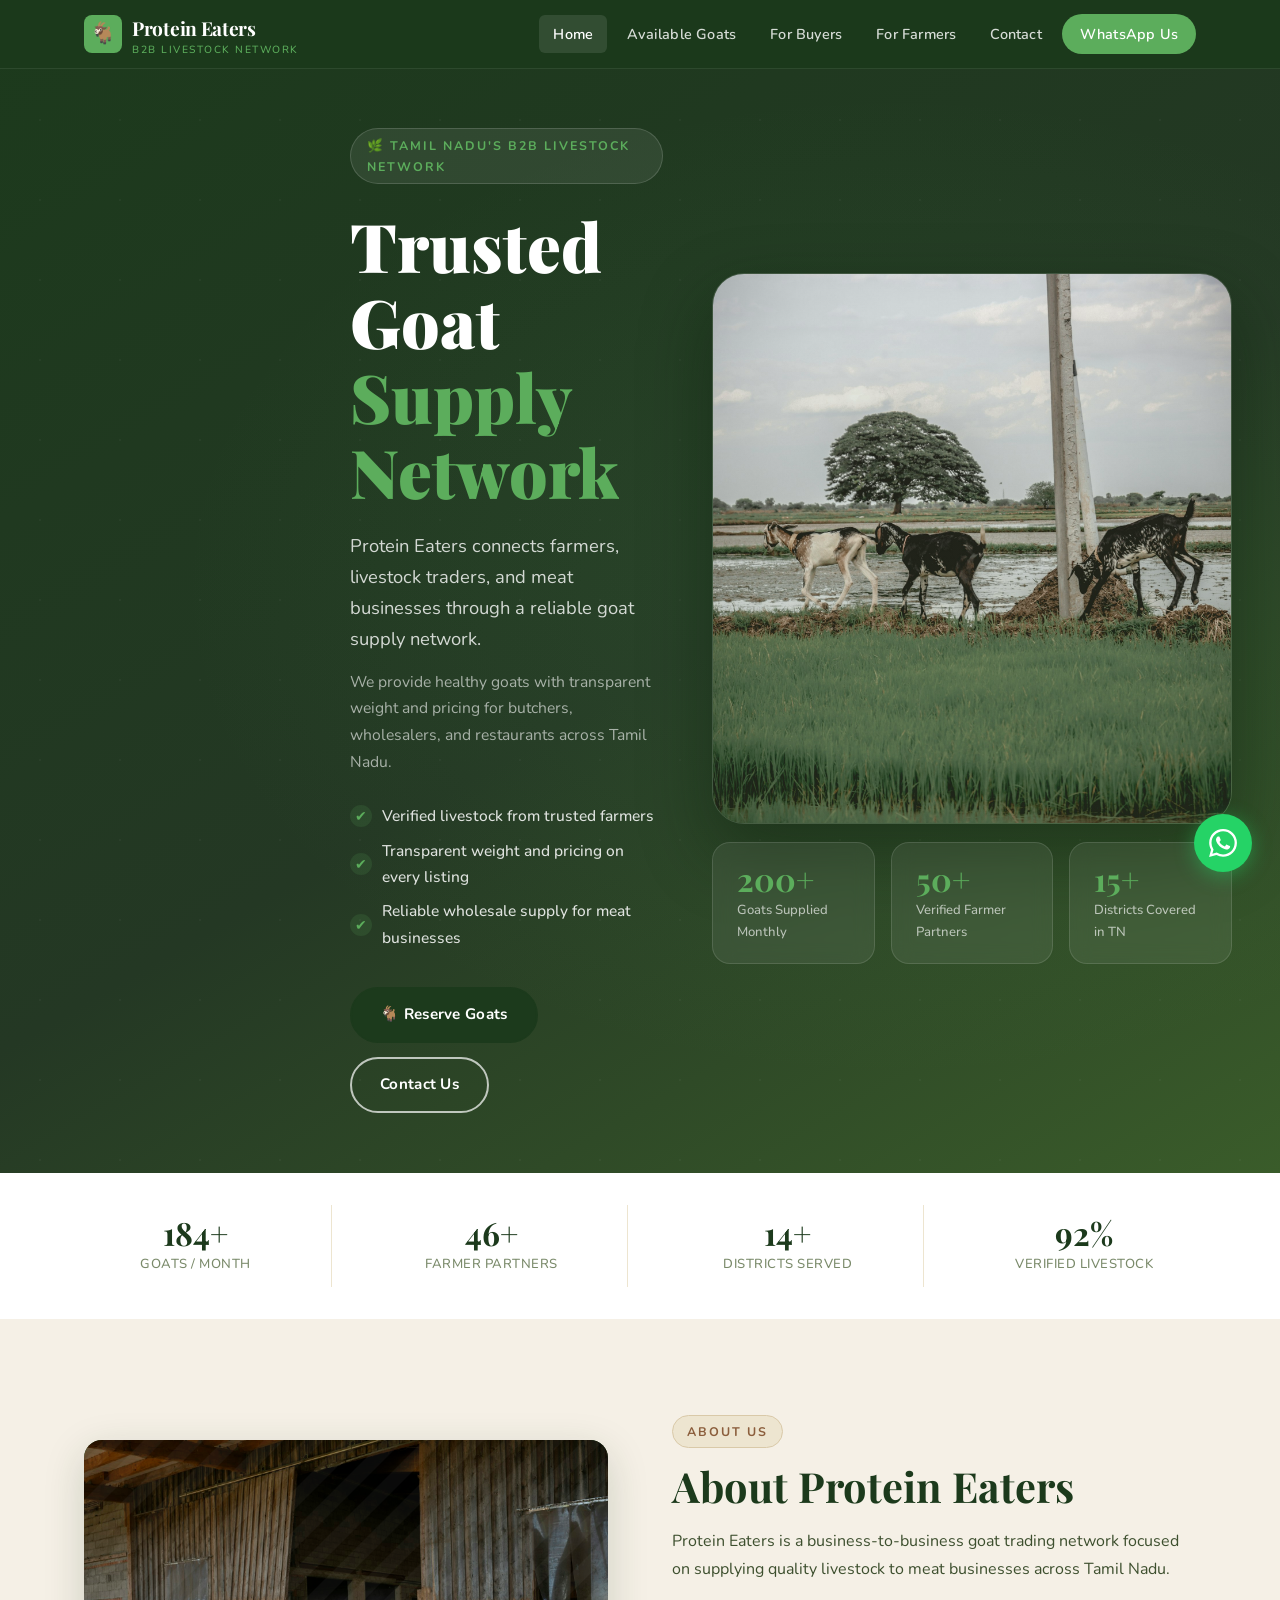
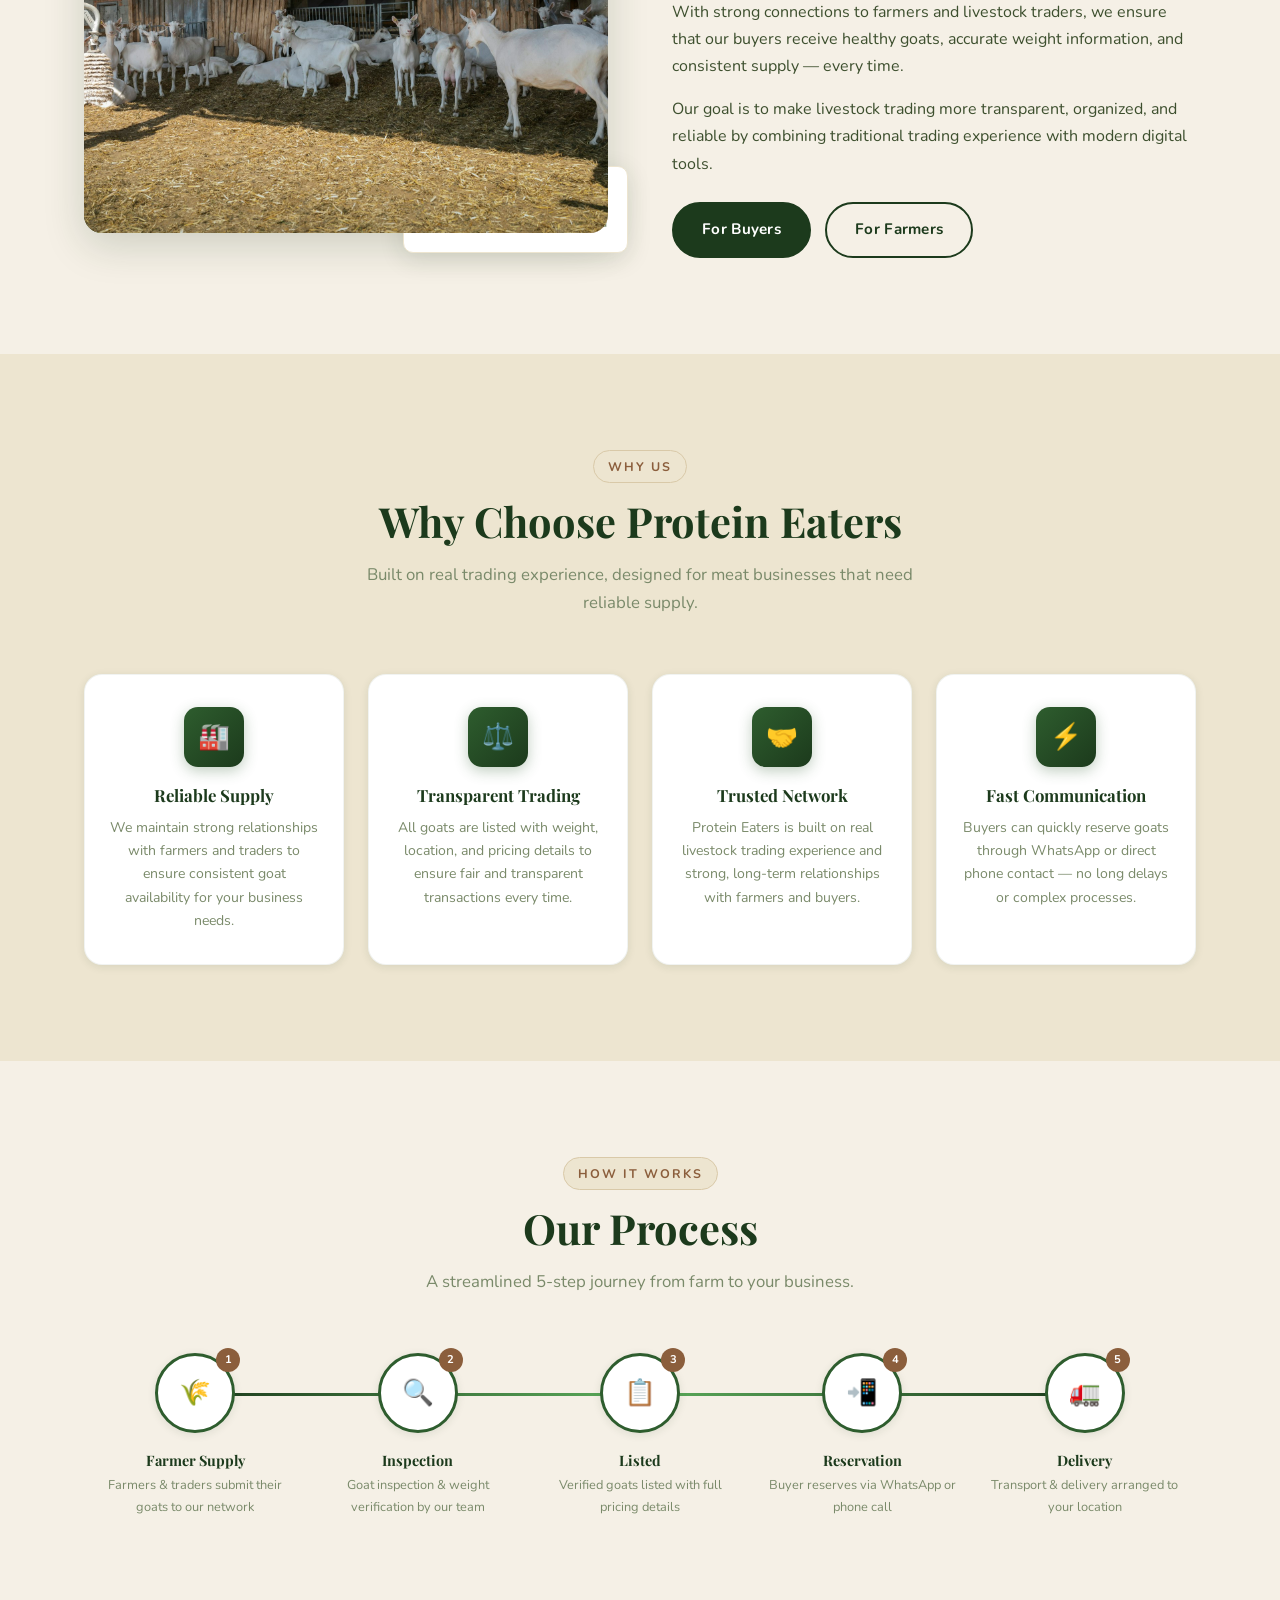
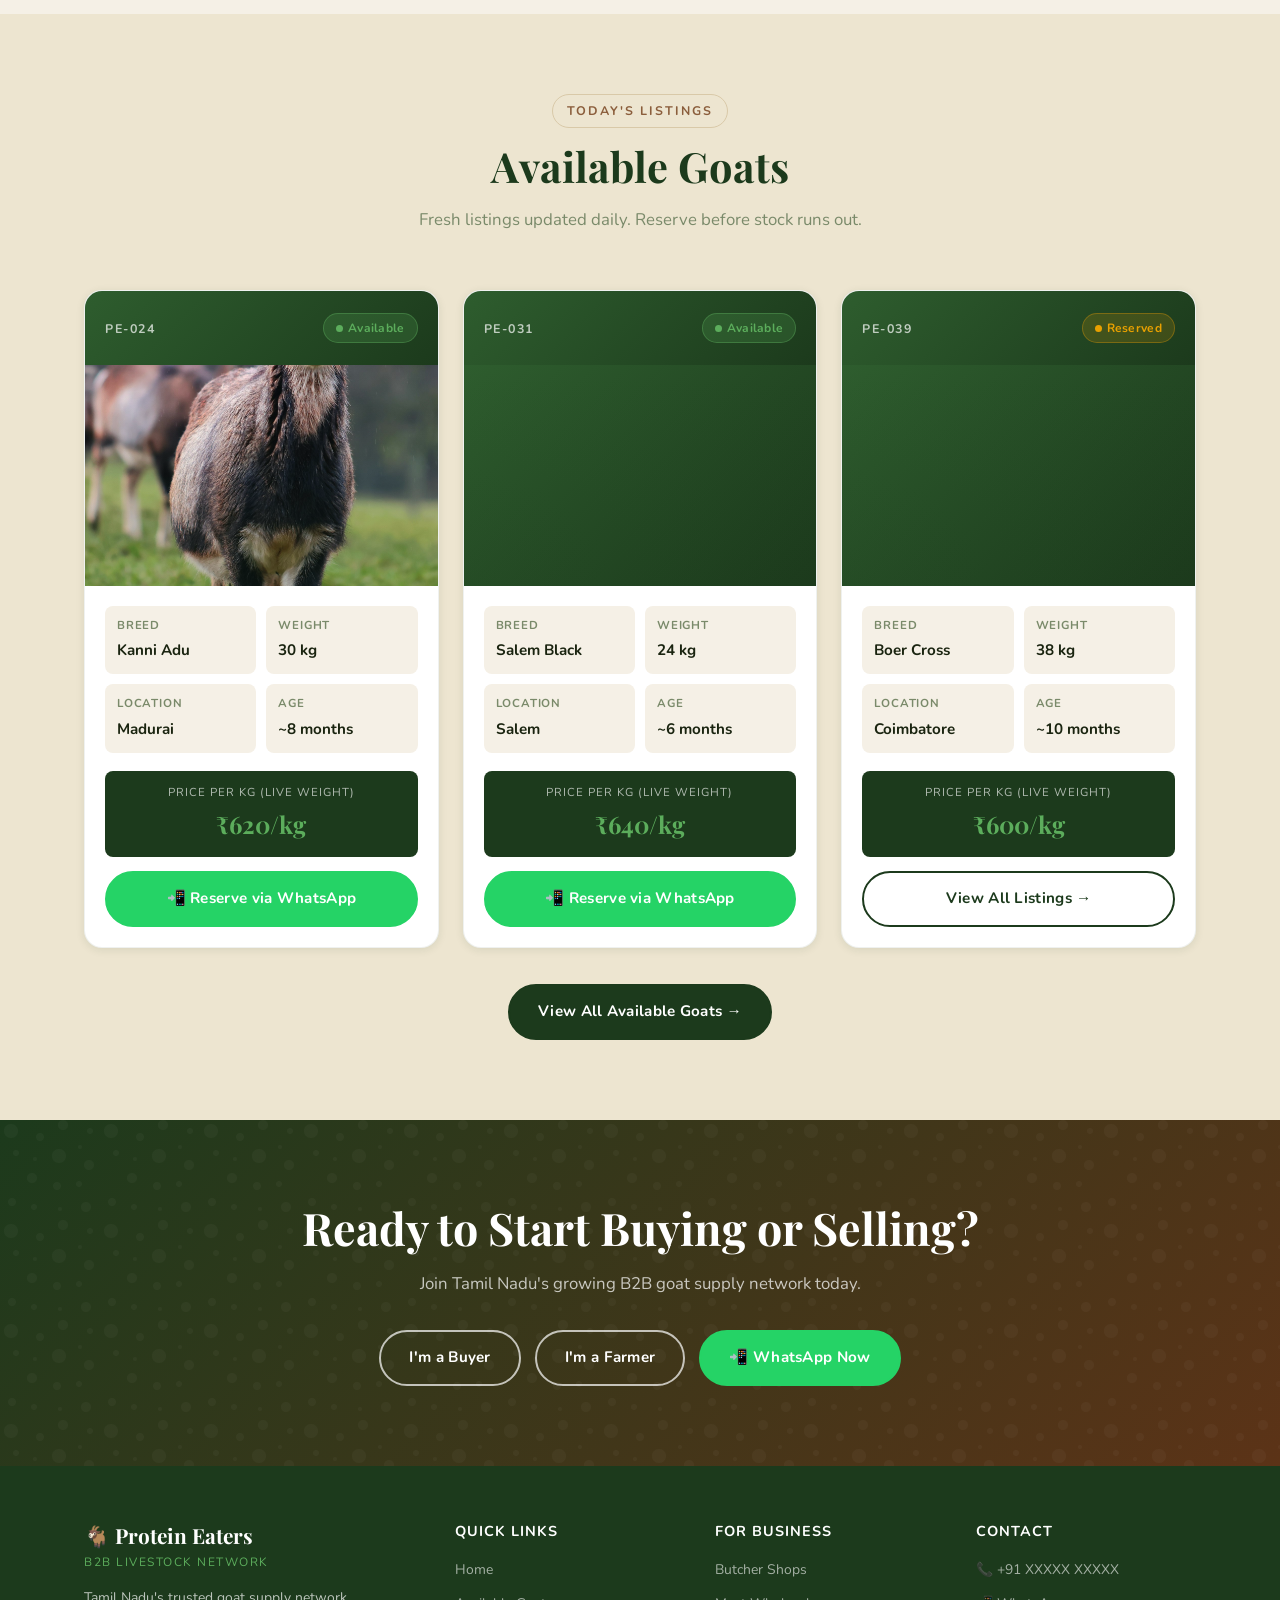
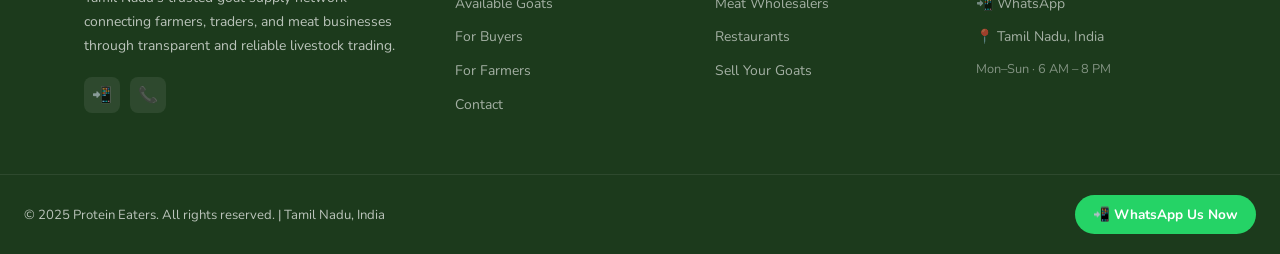
<file: index.html>
<!DOCTYPE html>
<html lang="en">
<head>
  <meta charset="UTF-8" />
  <meta name="viewport" content="width=device-width, initial-scale=1.0" />
  <meta name="description" content="Protein Eaters is a trusted B2B goat supply network connecting farmers, traders, and meat businesses across Tamil Nadu, India. Verified livestock, transparent pricing." />
  <meta name="keywords" content="goat supply, B2B livestock, meat business, goat trading Tamil Nadu, wholesale goats, butcher supply" />
  <title>Protein Eaters | Trusted Goat Supply Network for Meat Businesses</title>
  <link rel="stylesheet" href="styles.css" />
</head>
<body>

<!-- NAVBAR -->
<nav class="navbar">
  <div class="nav-inner">
    <a href="index.html" class="nav-logo">
      <div class="nav-logo-icon">🐐</div>
      <div class="nav-logo-text">
        Protein Eaters
        <span>B2B Livestock Network</span>
      </div>
    </a>

    <div class="nav-links">
      <a href="index.html" class="active">Home</a>
      <a href="available-goats.html">Available Goats</a>
      <a href="buyers.html">For Buyers</a>
      <a href="farmers.html">For Farmers</a>
      <a href="contact.html">Contact</a>
      <a href="https://wa.me/91XXXXXXXXXX?text=Hello%2C%20I'm%20interested%20in%20goat%20supply%20from%20Protein%20Eaters." class="nav-cta" target="_blank" rel="noopener">WhatsApp Us</a>
    </div>

    <button class="hamburger" aria-label="Open menu">
      <span></span><span></span><span></span>
    </button>
  </div>
</nav>

<!-- MOBILE NAV -->
<div class="mobile-nav">
  <a href="index.html">Home</a>
  <a href="available-goats.html">Available Goats</a>
  <a href="buyers.html">For Buyers</a>
  <a href="farmers.html">For Farmers</a>
  <a href="contact.html">Contact</a>
  <a href="https://wa.me/91XXXXXXXXXX" target="_blank" rel="noopener">📲 WhatsApp Us</a>
</div>

<!-- HERO -->
<section class="hero">
  <div class="container">
    <div class="hero-content">
      <div class="hero-tag">
        🌿 Tamil Nadu's B2B Livestock Network
      </div>
      <h1>
        Trusted Goat
        <span class="highlight">Supply Network</span>
      </h1>
      <p class="hero-sub">
        Protein Eaters connects farmers, livestock traders, and meat businesses through a reliable goat supply network.
      </p>
      <p class="hero-desc">
        We provide healthy goats with transparent weight and pricing for butchers, wholesalers, and restaurants across Tamil Nadu.
      </p>
      <ul class="hero-bullets">
        <li>Verified livestock from trusted farmers</li>
        <li>Transparent weight and pricing on every listing</li>
        <li>Reliable wholesale supply for meat businesses</li>
      </ul>
      <div class="hero-btns">
        <a href="available-goats.html" class="btn btn-primary">🐐 Reserve Goats</a>
        <a href="contact.html" class="btn btn-outline-white">Contact Us</a>
      </div>
    </div>
  </div>

  <!-- Floating badges (desktop) -->
  <div class="hero-visual">
    <div class="hero-image-shell">
      <img src="assets/hero-goats.jpg" alt="A herd of goats in an open green field" class="hero-visual-image" />
    </div>
    <div class="hero-badge-group">
      <div class="hero-badge">
        <div class="hero-badge-num">200+</div>
        <div class="hero-badge-label">Goats Supplied Monthly</div>
      </div>
      <div class="hero-badge">
        <div class="hero-badge-num">50+</div>
        <div class="hero-badge-label">Verified Farmer Partners</div>
      </div>
      <div class="hero-badge">
        <div class="hero-badge-num">15+</div>
        <div class="hero-badge-label">Districts Covered in TN</div>
      </div>
    </div>
  </div>
</section>

<!-- STATS BAR -->
<div class="stats-bar">
  <div class="stats-grid">
    <div class="stat-item">
      <div class="stat-num" data-target="200" data-suffix="+">200+</div>
      <div class="stat-label">Goats / Month</div>
    </div>
    <div class="stat-item">
      <div class="stat-num" data-target="50" data-suffix="+">50+</div>
      <div class="stat-label">Farmer Partners</div>
    </div>
    <div class="stat-item">
      <div class="stat-num" data-target="15" data-suffix="+">15+</div>
      <div class="stat-label">Districts Served</div>
    </div>
    <div class="stat-item">
      <div class="stat-num" data-target="100" data-suffix="%">100%</div>
      <div class="stat-label">Verified Livestock</div>
    </div>
  </div>
</div>

<!-- ABOUT -->
<section class="about-section">
  <div class="container">
    <div class="about-grid">
      <div class="about-visual fade-up">
        <div class="about-img-box">
          <img src="assets/about-goats.jpg" alt="Healthy goats standing inside a clean livestock shed" loading="lazy" decoding="async" />
        </div>
        <div class="about-float-card">
          <div class="about-float-icon">✔</div>
          <div class="about-float-text">
            <strong>Verified & Trusted</strong>
            <span>Every goat is inspected</span>
          </div>
        </div>
      </div>

      <div class="about-text fade-up">
        <div class="section-tag">About Us</div>
        <h2 class="section-title">About Protein Eaters</h2>
        <p>
          Protein Eaters is a business-to-business goat trading network focused on supplying quality livestock to meat businesses across Tamil Nadu.
        </p>
        <p>
          With strong connections to farmers and livestock traders, we ensure that our buyers receive healthy goats, accurate weight information, and consistent supply — every time.
        </p>
        <p>
          Our goal is to make livestock trading more transparent, organized, and reliable by combining traditional trading experience with modern digital tools.
        </p>
        <div style="display:flex; gap:14px; flex-wrap:wrap; margin-top:24px;">
          <a href="buyers.html" class="btn btn-primary">For Buyers</a>
          <a href="farmers.html" class="btn btn-secondary">For Farmers</a>
        </div>
      </div>
    </div>
  </div>
</section>

<!-- WHY CHOOSE -->
<section class="why-section">
  <div class="container">
    <div class="section-header fade-up">
      <div class="section-tag">Why Us</div>
      <h2 class="section-title">Why Choose Protein Eaters</h2>
      <p class="section-sub">Built on real trading experience, designed for meat businesses that need reliable supply.</p>
    </div>

    <div class="why-grid stagger-children">
      <div class="why-card">
        <div class="why-icon">🏭</div>
        <h3>Reliable Supply</h3>
        <p>We maintain strong relationships with farmers and traders to ensure consistent goat availability for your business needs.</p>
      </div>
      <div class="why-card">
        <div class="why-icon">⚖️</div>
        <h3>Transparent Trading</h3>
        <p>All goats are listed with weight, location, and pricing details to ensure fair and transparent transactions every time.</p>
      </div>
      <div class="why-card">
        <div class="why-icon">🤝</div>
        <h3>Trusted Network</h3>
        <p>Protein Eaters is built on real livestock trading experience and strong, long-term relationships with farmers and buyers.</p>
      </div>
      <div class="why-card">
        <div class="why-icon">⚡</div>
        <h3>Fast Communication</h3>
        <p>Buyers can quickly reserve goats through WhatsApp or direct phone contact — no long delays or complex processes.</p>
      </div>
    </div>
  </div>
</section>

<!-- PROCESS -->
<section class="process-section">
  <div class="container">
    <div class="section-header fade-up">
      <div class="section-tag">How It Works</div>
      <h2 class="section-title">Our Process</h2>
      <p class="section-sub">A streamlined 5-step journey from farm to your business.</p>
    </div>

    <div class="process-timeline">
      <div class="process-step fade-up">
        <div class="process-icon-wrap">
          🌾
          <div class="process-num">1</div>
        </div>
        <h3>Farmer Supply</h3>
        <p>Farmers & traders submit their goats to our network</p>
      </div>
      <div class="process-step fade-up">
        <div class="process-icon-wrap">
          🔍
          <div class="process-num">2</div>
        </div>
        <h3>Inspection</h3>
        <p>Goat inspection & weight verification by our team</p>
      </div>
      <div class="process-step fade-up">
        <div class="process-icon-wrap">
          📋
          <div class="process-num">3</div>
        </div>
        <h3>Listed</h3>
        <p>Verified goats listed with full pricing details</p>
      </div>
      <div class="process-step fade-up">
        <div class="process-icon-wrap">
          📲
          <div class="process-num">4</div>
        </div>
        <h3>Reservation</h3>
        <p>Buyer reserves via WhatsApp or phone call</p>
      </div>
      <div class="process-step fade-up">
        <div class="process-icon-wrap">
          🚛
          <div class="process-num">5</div>
        </div>
        <h3>Delivery</h3>
        <p>Transport & delivery arranged to your location</p>
      </div>
    </div>
  </div>
</section>

<!-- QUICK PREVIEW: Available Goats -->
<section style="padding:80px 0; background:var(--beige);">
  <div class="container">
    <div class="section-header fade-up">
      <div class="section-tag">Today's Listings</div>
      <h2 class="section-title">Available Goats</h2>
      <p class="section-sub">Fresh listings updated daily. Reserve before stock runs out.</p>
    </div>
    <div class="stagger-children goats-preview-grid" id="preview-grid">
      <!-- 3 preview cards -->
      <div class="goat-card">
        <div class="goat-card-header">
          <span class="goat-id">PE-024</span>
          <span class="goat-status status-available"><span class="status-dot dot-green"></span>Available</span>
        </div>
        <div class="goat-media">
          <img src="assets/listing-kanni.jpg" alt="Available Kanni Adu goat from Madurai" loading="lazy" decoding="async" />
        </div>
        <div class="goat-card-body">
          <div class="goat-detail-grid">
            <div class="goat-detail"><div class="goat-detail-label">Breed</div><div class="goat-detail-val">Kanni Adu</div></div>
            <div class="goat-detail"><div class="goat-detail-label">Weight</div><div class="goat-detail-val">30 kg</div></div>
            <div class="goat-detail"><div class="goat-detail-label">Location</div><div class="goat-detail-val">Madurai</div></div>
            <div class="goat-detail"><div class="goat-detail-label">Age</div><div class="goat-detail-val">~8 months</div></div>
          </div>
          <div class="goat-price">
            <div class="goat-price-label">Price per kg (live weight)</div>
            <div class="goat-price-val">₹620/kg</div>
          </div>
          <a href="https://wa.me/91XXXXXXXXXX?text=I'm%20interested%20in%20Goat%20PE-024%20(30kg%20Kanni%20Adu%2C%20Madurai)" class="btn btn-whatsapp" style="width:100%;justify-content:center;" target="_blank" rel="noopener">
            📲 Reserve via WhatsApp
          </a>
        </div>
      </div>
      <div class="goat-card">
        <div class="goat-card-header">
          <span class="goat-id">PE-031</span>
          <span class="goat-status status-available"><span class="status-dot dot-green"></span>Available</span>
        </div>
        <div class="goat-media">
          <img src="assets/listing-salem.jpg" alt="Available Salem Black goat from Salem" loading="lazy" decoding="async" />
        </div>
        <div class="goat-card-body">
          <div class="goat-detail-grid">
            <div class="goat-detail"><div class="goat-detail-label">Breed</div><div class="goat-detail-val">Salem Black</div></div>
            <div class="goat-detail"><div class="goat-detail-label">Weight</div><div class="goat-detail-val">24 kg</div></div>
            <div class="goat-detail"><div class="goat-detail-label">Location</div><div class="goat-detail-val">Salem</div></div>
            <div class="goat-detail"><div class="goat-detail-label">Age</div><div class="goat-detail-val">~6 months</div></div>
          </div>
          <div class="goat-price">
            <div class="goat-price-label">Price per kg (live weight)</div>
            <div class="goat-price-val">₹640/kg</div>
          </div>
          <a href="https://wa.me/91XXXXXXXXXX?text=I'm%20interested%20in%20Goat%20PE-031%20(24kg%20Salem%20Black%2C%20Salem)" class="btn btn-whatsapp" style="width:100%;justify-content:center;" target="_blank" rel="noopener">
            📲 Reserve via WhatsApp
          </a>
        </div>
      </div>
      <div class="goat-card">
        <div class="goat-card-header">
          <span class="goat-id">PE-039</span>
          <span class="goat-status status-reserved"><span class="status-dot dot-orange"></span>Reserved</span>
        </div>
        <div class="goat-media">
          <img src="assets/listing-boer.jpg" alt="Reserved Boer Cross goat from Coimbatore" loading="lazy" decoding="async" />
        </div>
        <div class="goat-card-body">
          <div class="goat-detail-grid">
            <div class="goat-detail"><div class="goat-detail-label">Breed</div><div class="goat-detail-val">Boer Cross</div></div>
            <div class="goat-detail"><div class="goat-detail-label">Weight</div><div class="goat-detail-val">38 kg</div></div>
            <div class="goat-detail"><div class="goat-detail-label">Location</div><div class="goat-detail-val">Coimbatore</div></div>
            <div class="goat-detail"><div class="goat-detail-label">Age</div><div class="goat-detail-val">~10 months</div></div>
          </div>
          <div class="goat-price">
            <div class="goat-price-label">Price per kg (live weight)</div>
            <div class="goat-price-val">₹600/kg</div>
          </div>
          <a href="available-goats.html" class="btn btn-secondary" style="width:100%;justify-content:center;">
            View All Listings →
          </a>
        </div>
      </div>
    </div>
    <div style="text-align:center; margin-top:36px;" class="fade-up">
      <a href="available-goats.html" class="btn btn-primary">View All Available Goats →</a>
    </div>
  </div>
</section>

<!-- CTA -->
<section class="cta-section">
  <div class="container">
    <h2>Ready to Start Buying or Selling?</h2>
    <p>Join Tamil Nadu's growing B2B goat supply network today.</p>
    <div class="cta-btns">
      <a href="buyers.html" class="btn btn-outline-white">I'm a Buyer</a>
      <a href="farmers.html" class="btn btn-outline-white">I'm a Farmer</a>
      <a href="https://wa.me/91XXXXXXXXXX?text=Hello%2C%20I%20want%20to%20know%20more%20about%20Protein%20Eaters." class="btn btn-whatsapp" target="_blank" rel="noopener">📲 WhatsApp Now</a>
    </div>
  </div>
</section>

<!-- FOOTER -->
<footer class="footer">
  <div class="container">
    <div class="footer-grid">
      <div class="footer-brand">
        <h3>🐐 Protein Eaters</h3>
        <span>B2B Livestock Network</span>
        <p>Tamil Nadu's trusted goat supply network connecting farmers, traders, and meat businesses through transparent and reliable livestock trading.</p>
        <div class="footer-social">
          <a href="https://wa.me/91XXXXXXXXXX" target="_blank" rel="noopener" title="WhatsApp">📲</a>
          <a href="tel:+91XXXXXXXXXX" title="Call Us">📞</a>
        </div>
      </div>

      <div class="footer-col">
        <h4>Quick Links</h4>
        <a href="index.html">Home</a>
        <a href="available-goats.html">Available Goats</a>
        <a href="buyers.html">For Buyers</a>
        <a href="farmers.html">For Farmers</a>
        <a href="contact.html">Contact</a>
      </div>

      <div class="footer-col">
        <h4>For Business</h4>
        <a href="buyers.html">Butcher Shops</a>
        <a href="buyers.html">Meat Wholesalers</a>
        <a href="buyers.html">Restaurants</a>
        <a href="farmers.html">Sell Your Goats</a>
      </div>

      <div class="footer-col">
        <h4>Contact</h4>
        <a href="tel:+91XXXXXXXXXX">📞 +91 XXXXX XXXXX</a>
        <a href="https://wa.me/91XXXXXXXXXX" target="_blank" rel="noopener">📲 WhatsApp</a>
        <a href="contact.html">📍 Tamil Nadu, India</a>
        <p style="color:rgba(255,255,255,0.45); font-size:0.8rem; margin-top:6px;">Mon–Sun · 6 AM – 8 PM</p>
      </div>
    </div>
  </div>

  <div class="footer-bottom">
    <p>© 2025 Protein Eaters. All rights reserved. | Tamil Nadu, India</p>
    <a href="https://wa.me/91XXXXXXXXXX?text=Hello%2C%20I%20need%20goat%20supply%20from%20Protein%20Eaters." class="footer-wa-btn" target="_blank" rel="noopener">
      📲 WhatsApp Us Now
    </a>
  </div>
</footer>

<!-- WhatsApp Float -->
<a href="https://wa.me/91XXXXXXXXXX?text=Hello%2C%20I'm%20interested%20in%20Protein%20Eaters%20goat%20supply." class="wa-float" target="_blank" rel="noopener" aria-label="Chat on WhatsApp">
  <svg viewBox="0 0 24 24" xmlns="http://www.w3.org/2000/svg">
    <path d="M17.472 14.382c-.297-.149-1.758-.867-2.03-.967-.273-.099-.471-.148-.67.15-.197.297-.767.966-.94 1.164-.173.199-.347.223-.644.075-.297-.15-1.255-.463-2.39-1.475-.883-.788-1.48-1.761-1.653-2.059-.173-.297-.018-.458.13-.606.134-.133.298-.347.446-.52.149-.174.198-.298.298-.497.099-.198.05-.371-.025-.52-.075-.149-.669-1.612-.916-2.207-.242-.579-.487-.5-.669-.51-.173-.008-.371-.01-.57-.01-.198 0-.52.074-.792.372-.272.297-1.04 1.016-1.04 2.479 0 1.462 1.065 2.875 1.213 3.074.149.198 2.096 3.2 5.077 4.487.709.306 1.262.489 1.694.625.712.227 1.36.195 1.871.118.571-.085 1.758-.719 2.006-1.413.248-.694.248-1.289.173-1.413-.074-.124-.272-.198-.57-.347m-5.421 7.403h-.004a9.87 9.87 0 01-5.031-1.378l-.361-.214-3.741.982.998-3.648-.235-.374a9.86 9.86 0 01-1.51-5.26c.001-5.45 4.436-9.884 9.888-9.884 2.64 0 5.122 1.03 6.988 2.898a9.825 9.825 0 012.893 6.994c-.003 5.45-4.437 9.884-9.885 9.884m8.413-18.297A11.815 11.815 0 0012.05 0C5.495 0 .16 5.335.157 11.892c0 2.096.547 4.142 1.588 5.945L.057 24l6.305-1.654a11.882 11.882 0 005.683 1.448h.005c6.554 0 11.89-5.335 11.893-11.893a11.821 11.821 0 00-3.48-8.413z"/>
  </svg>
</a>

<script src="script.js"></script>
</body>
</html>
</file>
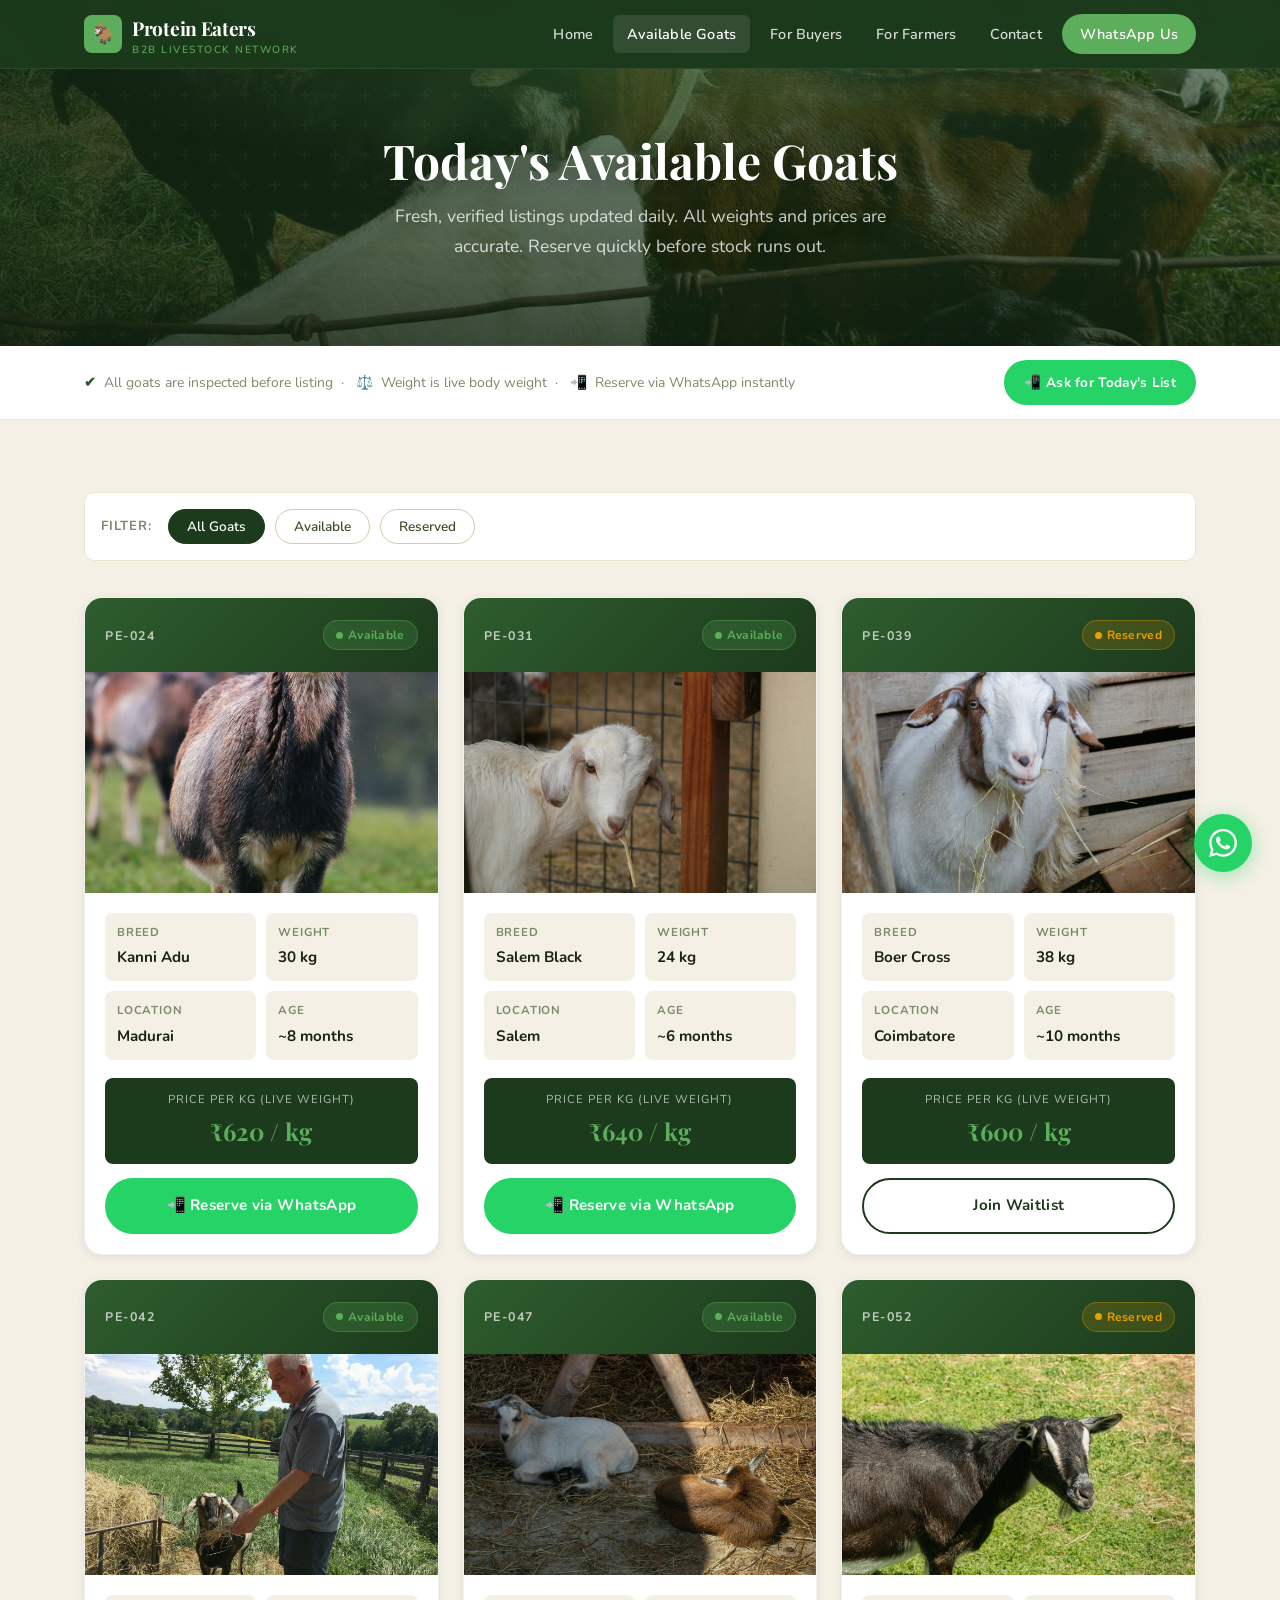
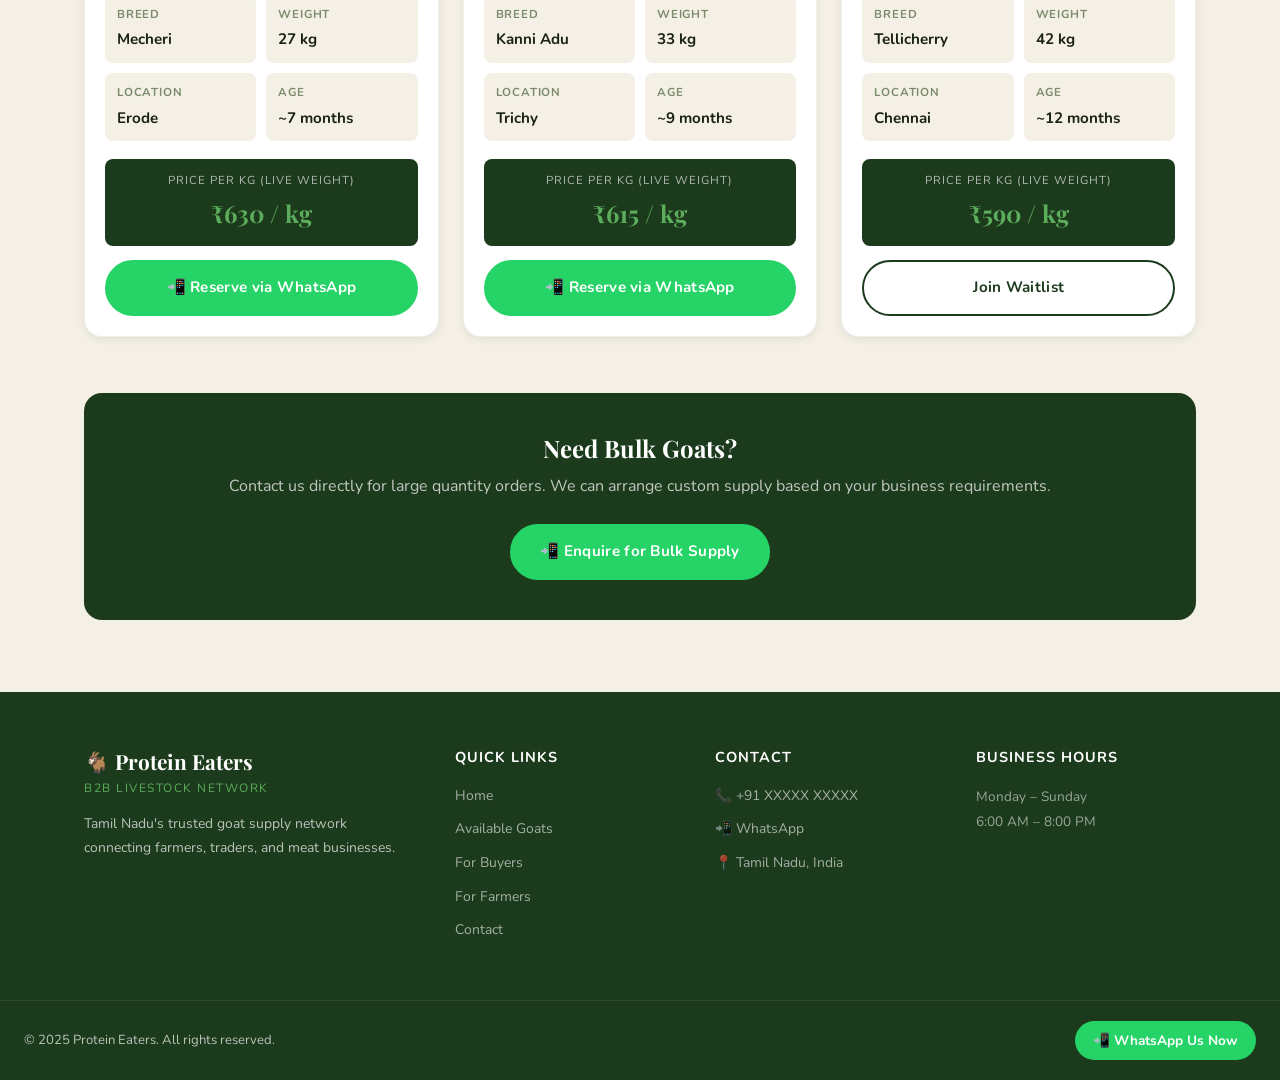
<file: available-goats.html>
<!DOCTYPE html>
<html lang="en">
<head>
  <meta charset="UTF-8" />
  <meta name="viewport" content="width=device-width, initial-scale=1.0" />
  <meta name="description" content="Browse today's available goats from Protein Eaters. Verified livestock with transparent weight, breed, location, and pricing. Reserve via WhatsApp." />
  <title>Available Goats Today | Protein Eaters</title>
  <link rel="stylesheet" href="styles.css" />
</head>
<body>

<!-- NAVBAR -->
<nav class="navbar">
  <div class="nav-inner">
    <a href="index.html" class="nav-logo">
      <div class="nav-logo-icon">🐐</div>
      <div class="nav-logo-text">
        Protein Eaters
        <span>B2B Livestock Network</span>
      </div>
    </a>
    <div class="nav-links">
      <a href="index.html">Home</a>
      <a href="available-goats.html" class="active">Available Goats</a>
      <a href="buyers.html">For Buyers</a>
      <a href="farmers.html">For Farmers</a>
      <a href="contact.html">Contact</a>
      <a href="https://wa.me/91XXXXXXXXXX" class="nav-cta" target="_blank" rel="noopener">WhatsApp Us</a>
    </div>
    <button class="hamburger" aria-label="Open menu"><span></span><span></span><span></span></button>
  </div>
</nav>
<div class="mobile-nav">
  <a href="index.html">Home</a>
  <a href="available-goats.html">Available Goats</a>
  <a href="buyers.html">For Buyers</a>
  <a href="farmers.html">For Farmers</a>
  <a href="contact.html">Contact</a>
  <a href="https://wa.me/91XXXXXXXXXX" target="_blank" rel="noopener">📲 WhatsApp Us</a>
</div>

<!-- PAGE HERO -->
<section class="page-hero page-hero-goats">
  <h1>Today's Available Goats</h1>
  <p>Fresh, verified listings updated daily. All weights and prices are accurate. Reserve quickly before stock runs out.</p>
</section>

<!-- INFO BAR -->
<div style="background:var(--white); border-bottom:1px solid var(--beige); padding:14px 24px;">
  <div class="container" style="display:flex; align-items:center; justify-content:space-between; flex-wrap:wrap; gap:10px;">
    <div style="display:flex; align-items:center; gap:8px; font-size:0.87rem; color:var(--text-light);">
      <span style="color:var(--green-mid); font-weight:700;">✔</span> All goats are inspected before listing &nbsp;·&nbsp;
      <span style="color:var(--green-mid); font-weight:700;">⚖️</span> Weight is live body weight &nbsp;·&nbsp;
      <span style="color:var(--green-mid); font-weight:700;">📲</span> Reserve via WhatsApp instantly
    </div>
    <a href="https://wa.me/91XXXXXXXXXX?text=I%20want%20to%20check%20today's%20goat%20availability." class="btn btn-whatsapp" style="font-size:0.85rem; padding:9px 18px;" target="_blank" rel="noopener">📲 Ask for Today's List</a>
  </div>
</div>

<!-- GOATS SECTION -->
<section class="goats-section">
  <div class="container">

    <!-- Filter Bar -->
    <div class="filter-bar">
      <span class="filter-label">Filter:</span>
      <button class="filter-btn active" data-filter="all">All Goats</button>
      <button class="filter-btn" data-filter="available">Available</button>
      <button class="filter-btn" data-filter="reserved">Reserved</button>
    </div>

    <!-- Goats Grid -->
    <div class="goats-grid">

      <!-- Card 1 -->
      <div class="goat-card fade-up" data-status="available">
        <div class="goat-card-header">
          <span class="goat-id">PE-024</span>
          <span class="goat-status status-available"><span class="status-dot dot-green"></span>Available</span>
        </div>
        <div class="goat-media">
          <img src="assets/listing-kanni.jpg" alt="Available Kanni Adu goat from Madurai" loading="lazy" decoding="async" />
        </div>
        <div class="goat-card-body">
          <div class="goat-detail-grid">
            <div class="goat-detail"><div class="goat-detail-label">Breed</div><div class="goat-detail-val">Kanni Adu</div></div>
            <div class="goat-detail"><div class="goat-detail-label">Weight</div><div class="goat-detail-val">30 kg</div></div>
            <div class="goat-detail"><div class="goat-detail-label">Location</div><div class="goat-detail-val">Madurai</div></div>
            <div class="goat-detail"><div class="goat-detail-label">Age</div><div class="goat-detail-val">~8 months</div></div>
          </div>
          <div class="goat-price">
            <div class="goat-price-label">Price per kg (live weight)</div>
            <div class="goat-price-val">₹620 / kg</div>
          </div>
          <a href="https://wa.me/91XXXXXXXXXX?text=I'm%20interested%20in%20Goat%20PE-024%20(30kg%20Kanni%20Adu%2C%20Madurai%2C%20%E2%82%B9620%2Fkg)." class="btn btn-whatsapp" style="width:100%;justify-content:center;" target="_blank" rel="noopener">📲 Reserve via WhatsApp</a>
        </div>
      </div>

      <!-- Card 2 -->
      <div class="goat-card fade-up" data-status="available">
        <div class="goat-card-header">
          <span class="goat-id">PE-031</span>
          <span class="goat-status status-available"><span class="status-dot dot-green"></span>Available</span>
        </div>
        <div class="goat-media">
          <img src="assets/listing-salem.jpg" alt="Available Salem Black goat from Salem" loading="lazy" decoding="async" />
        </div>
        <div class="goat-card-body">
          <div class="goat-detail-grid">
            <div class="goat-detail"><div class="goat-detail-label">Breed</div><div class="goat-detail-val">Salem Black</div></div>
            <div class="goat-detail"><div class="goat-detail-label">Weight</div><div class="goat-detail-val">24 kg</div></div>
            <div class="goat-detail"><div class="goat-detail-label">Location</div><div class="goat-detail-val">Salem</div></div>
            <div class="goat-detail"><div class="goat-detail-label">Age</div><div class="goat-detail-val">~6 months</div></div>
          </div>
          <div class="goat-price">
            <div class="goat-price-label">Price per kg (live weight)</div>
            <div class="goat-price-val">₹640 / kg</div>
          </div>
          <a href="https://wa.me/91XXXXXXXXXX?text=I'm%20interested%20in%20Goat%20PE-031%20(24kg%20Salem%20Black%2C%20Salem%2C%20%E2%82%B9640%2Fkg)." class="btn btn-whatsapp" style="width:100%;justify-content:center;" target="_blank" rel="noopener">📲 Reserve via WhatsApp</a>
        </div>
      </div>

      <!-- Card 3 -->
      <div class="goat-card fade-up" data-status="reserved">
        <div class="goat-card-header">
          <span class="goat-id">PE-039</span>
          <span class="goat-status status-reserved"><span class="status-dot dot-orange"></span>Reserved</span>
        </div>
        <div class="goat-media">
          <img src="assets/listing-boer.jpg" alt="Reserved Boer Cross goat from Coimbatore" loading="lazy" decoding="async" />
        </div>
        <div class="goat-card-body">
          <div class="goat-detail-grid">
            <div class="goat-detail"><div class="goat-detail-label">Breed</div><div class="goat-detail-val">Boer Cross</div></div>
            <div class="goat-detail"><div class="goat-detail-label">Weight</div><div class="goat-detail-val">38 kg</div></div>
            <div class="goat-detail"><div class="goat-detail-label">Location</div><div class="goat-detail-val">Coimbatore</div></div>
            <div class="goat-detail"><div class="goat-detail-label">Age</div><div class="goat-detail-val">~10 months</div></div>
          </div>
          <div class="goat-price">
            <div class="goat-price-label">Price per kg (live weight)</div>
            <div class="goat-price-val">₹600 / kg</div>
          </div>
          <a href="https://wa.me/91XXXXXXXXXX?text=I'd%20like%20to%20be%20waitlisted%20for%20Goat%20PE-039." class="btn btn-secondary" style="width:100%;justify-content:center;" target="_blank" rel="noopener">Join Waitlist</a>
        </div>
      </div>

      <!-- Card 4 -->
      <div class="goat-card fade-up" data-status="available">
        <div class="goat-card-header">
          <span class="goat-id">PE-042</span>
          <span class="goat-status status-available"><span class="status-dot dot-green"></span>Available</span>
        </div>
        <div class="goat-media">
          <img src="assets/listing-mecheri.jpg" alt="Available Mecheri goat from Erode" loading="lazy" decoding="async" />
        </div>
        <div class="goat-card-body">
          <div class="goat-detail-grid">
            <div class="goat-detail"><div class="goat-detail-label">Breed</div><div class="goat-detail-val">Mecheri</div></div>
            <div class="goat-detail"><div class="goat-detail-label">Weight</div><div class="goat-detail-val">27 kg</div></div>
            <div class="goat-detail"><div class="goat-detail-label">Location</div><div class="goat-detail-val">Erode</div></div>
            <div class="goat-detail"><div class="goat-detail-label">Age</div><div class="goat-detail-val">~7 months</div></div>
          </div>
          <div class="goat-price">
            <div class="goat-price-label">Price per kg (live weight)</div>
            <div class="goat-price-val">₹630 / kg</div>
          </div>
          <a href="https://wa.me/91XXXXXXXXXX?text=I'm%20interested%20in%20Goat%20PE-042%20(27kg%20Mecheri%2C%20Erode%2C%20%E2%82%B9630%2Fkg)." class="btn btn-whatsapp" style="width:100%;justify-content:center;" target="_blank" rel="noopener">📲 Reserve via WhatsApp</a>
        </div>
      </div>

      <!-- Card 5 -->
      <div class="goat-card fade-up" data-status="available">
        <div class="goat-card-header">
          <span class="goat-id">PE-047</span>
          <span class="goat-status status-available"><span class="status-dot dot-green"></span>Available</span>
        </div>
        <div class="goat-media">
          <img src="assets/listing-trichy.jpg" alt="Available Kanni Adu goat from Trichy" loading="lazy" decoding="async" />
        </div>
        <div class="goat-card-body">
          <div class="goat-detail-grid">
            <div class="goat-detail"><div class="goat-detail-label">Breed</div><div class="goat-detail-val">Kanni Adu</div></div>
            <div class="goat-detail"><div class="goat-detail-label">Weight</div><div class="goat-detail-val">33 kg</div></div>
            <div class="goat-detail"><div class="goat-detail-label">Location</div><div class="goat-detail-val">Trichy</div></div>
            <div class="goat-detail"><div class="goat-detail-label">Age</div><div class="goat-detail-val">~9 months</div></div>
          </div>
          <div class="goat-price">
            <div class="goat-price-label">Price per kg (live weight)</div>
            <div class="goat-price-val">₹615 / kg</div>
          </div>
          <a href="https://wa.me/91XXXXXXXXXX?text=I'm%20interested%20in%20Goat%20PE-047%20(33kg%20Kanni%20Adu%2C%20Trichy%2C%20%E2%82%B9615%2Fkg)." class="btn btn-whatsapp" style="width:100%;justify-content:center;" target="_blank" rel="noopener">📲 Reserve via WhatsApp</a>
        </div>
      </div>

      <!-- Card 6 -->
      <div class="goat-card fade-up" data-status="reserved">
        <div class="goat-card-header">
          <span class="goat-id">PE-052</span>
          <span class="goat-status status-reserved"><span class="status-dot dot-orange"></span>Reserved</span>
        </div>
        <div class="goat-media">
          <img src="assets/listing-tellicherry.jpg" alt="Reserved Tellicherry goat from Chennai" loading="lazy" decoding="async" />
        </div>
        <div class="goat-card-body">
          <div class="goat-detail-grid">
            <div class="goat-detail"><div class="goat-detail-label">Breed</div><div class="goat-detail-val">Tellicherry</div></div>
            <div class="goat-detail"><div class="goat-detail-label">Weight</div><div class="goat-detail-val">42 kg</div></div>
            <div class="goat-detail"><div class="goat-detail-label">Location</div><div class="goat-detail-val">Chennai</div></div>
            <div class="goat-detail"><div class="goat-detail-label">Age</div><div class="goat-detail-val">~12 months</div></div>
          </div>
          <div class="goat-price">
            <div class="goat-price-label">Price per kg (live weight)</div>
            <div class="goat-price-val">₹590 / kg</div>
          </div>
          <a href="https://wa.me/91XXXXXXXXXX?text=I'd%20like%20to%20be%20waitlisted%20for%20Goat%20PE-052." class="btn btn-secondary" style="width:100%;justify-content:center;" target="_blank" rel="noopener">Join Waitlist</a>
        </div>
      </div>

    </div><!-- /goats-grid -->

    <!-- Bulk Enquiry CTA -->
    <div class="fade-up" style="margin-top:56px; background:var(--green-dark); border-radius:var(--radius-lg); padding:40px; text-align:center; color:var(--white);">
      <h2 style="color:var(--white); margin-bottom:10px;">Need Bulk Goats?</h2>
      <p style="color:rgba(255,255,255,0.72); margin-bottom:24px;">Contact us directly for large quantity orders. We can arrange custom supply based on your business requirements.</p>
      <a href="https://wa.me/91XXXXXXXXXX?text=I%20need%20bulk%20goat%20supply.%20Please%20share%20available%20quantities%20and%20pricing." class="btn btn-whatsapp" target="_blank" rel="noopener">📲 Enquire for Bulk Supply</a>
    </div>

  </div>
</section>

<!-- FOOTER -->
<footer class="footer">
  <div class="container">
    <div class="footer-grid">
      <div class="footer-brand">
        <h3>🐐 Protein Eaters</h3>
        <span>B2B Livestock Network</span>
        <p>Tamil Nadu's trusted goat supply network connecting farmers, traders, and meat businesses.</p>
      </div>
      <div class="footer-col">
        <h4>Quick Links</h4>
        <a href="index.html">Home</a>
        <a href="available-goats.html">Available Goats</a>
        <a href="buyers.html">For Buyers</a>
        <a href="farmers.html">For Farmers</a>
        <a href="contact.html">Contact</a>
      </div>
      <div class="footer-col">
        <h4>Contact</h4>
        <a href="tel:+91XXXXXXXXXX">📞 +91 XXXXX XXXXX</a>
        <a href="https://wa.me/91XXXXXXXXXX" target="_blank" rel="noopener">📲 WhatsApp</a>
        <a href="contact.html">📍 Tamil Nadu, India</a>
      </div>
      <div class="footer-col">
        <h4>Business Hours</h4>
        <p style="color:rgba(255,255,255,0.55); font-size:0.85rem; line-height:1.9;">Monday – Sunday<br>6:00 AM – 8:00 PM</p>
      </div>
    </div>
  </div>
  <div class="footer-bottom">
    <p>© 2025 Protein Eaters. All rights reserved.</p>
    <a href="https://wa.me/91XXXXXXXXXX" class="footer-wa-btn" target="_blank" rel="noopener">📲 WhatsApp Us Now</a>
  </div>
</footer>

<a href="https://wa.me/91XXXXXXXXXX?text=Hello%2C%20I'm%20interested%20in%20goat%20supply." class="wa-float" target="_blank" rel="noopener" aria-label="Chat on WhatsApp">
  <svg viewBox="0 0 24 24"><path d="M17.472 14.382c-.297-.149-1.758-.867-2.03-.967-.273-.099-.471-.148-.67.15-.197.297-.767.966-.94 1.164-.173.199-.347.223-.644.075-.297-.15-1.255-.463-2.39-1.475-.883-.788-1.48-1.761-1.653-2.059-.173-.297-.018-.458.13-.606.134-.133.298-.347.446-.52.149-.174.198-.298.298-.497.099-.198.05-.371-.025-.52-.075-.149-.669-1.612-.916-2.207-.242-.579-.487-.5-.669-.51-.173-.008-.371-.01-.57-.01-.198 0-.52.074-.792.372-.272.297-1.04 1.016-1.04 2.479 0 1.462 1.065 2.875 1.213 3.074.149.198 2.096 3.2 5.077 4.487.709.306 1.262.489 1.694.625.712.227 1.36.195 1.871.118.571-.085 1.758-.719 2.006-1.413.248-.694.248-1.289.173-1.413-.074-.124-.272-.198-.57-.347m-5.421 7.403h-.004a9.87 9.87 0 01-5.031-1.378l-.361-.214-3.741.982.998-3.648-.235-.374a9.86 9.86 0 01-1.51-5.26c.001-5.45 4.436-9.884 9.888-9.884 2.64 0 5.122 1.03 6.988 2.898a9.825 9.825 0 012.893 6.994c-.003 5.45-4.437 9.884-9.885 9.884m8.413-18.297A11.815 11.815 0 0012.05 0C5.495 0 .16 5.335.157 11.892c0 2.096.547 4.142 1.588 5.945L.057 24l6.305-1.654a11.882 11.882 0 005.683 1.448h.005c6.554 0 11.89-5.335 11.893-11.893a11.821 11.821 0 00-3.48-8.413z"/></svg>
</a>

<script src="script.js"></script>
</body>
</html>
</file>
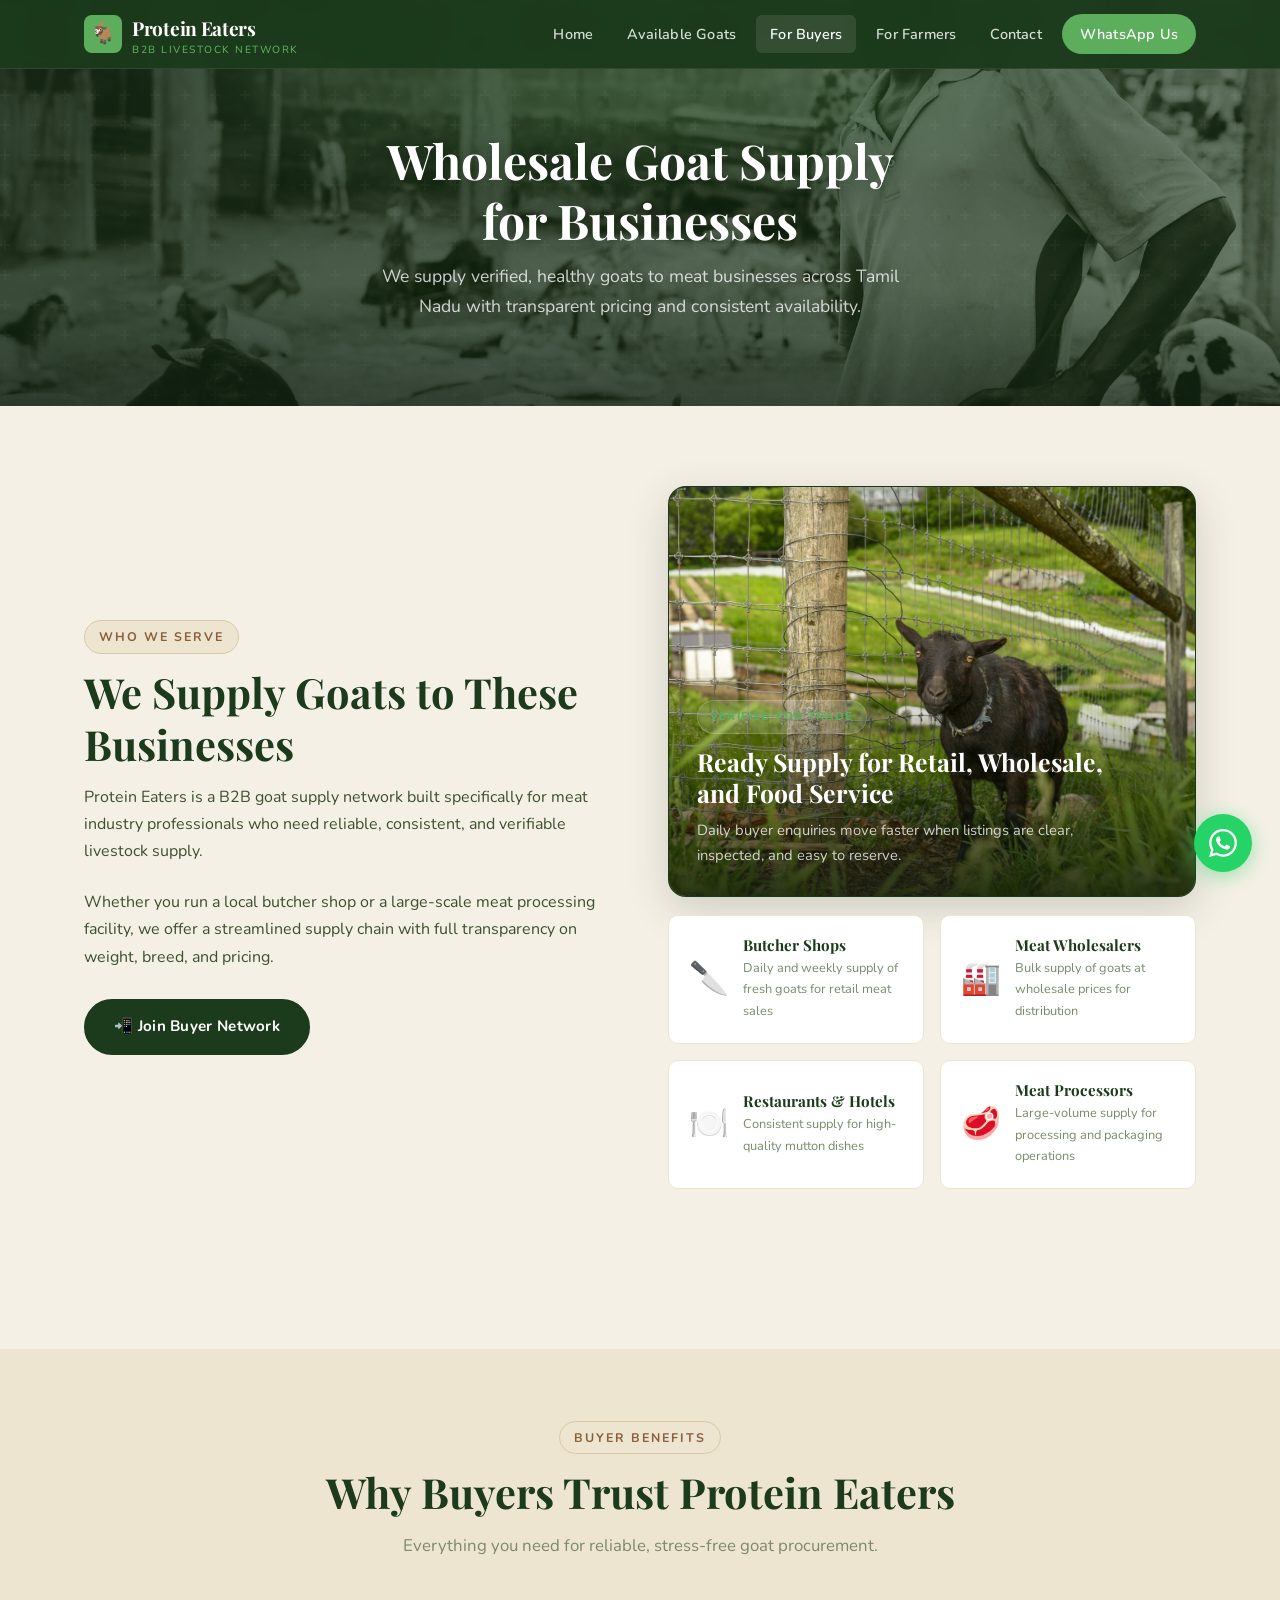
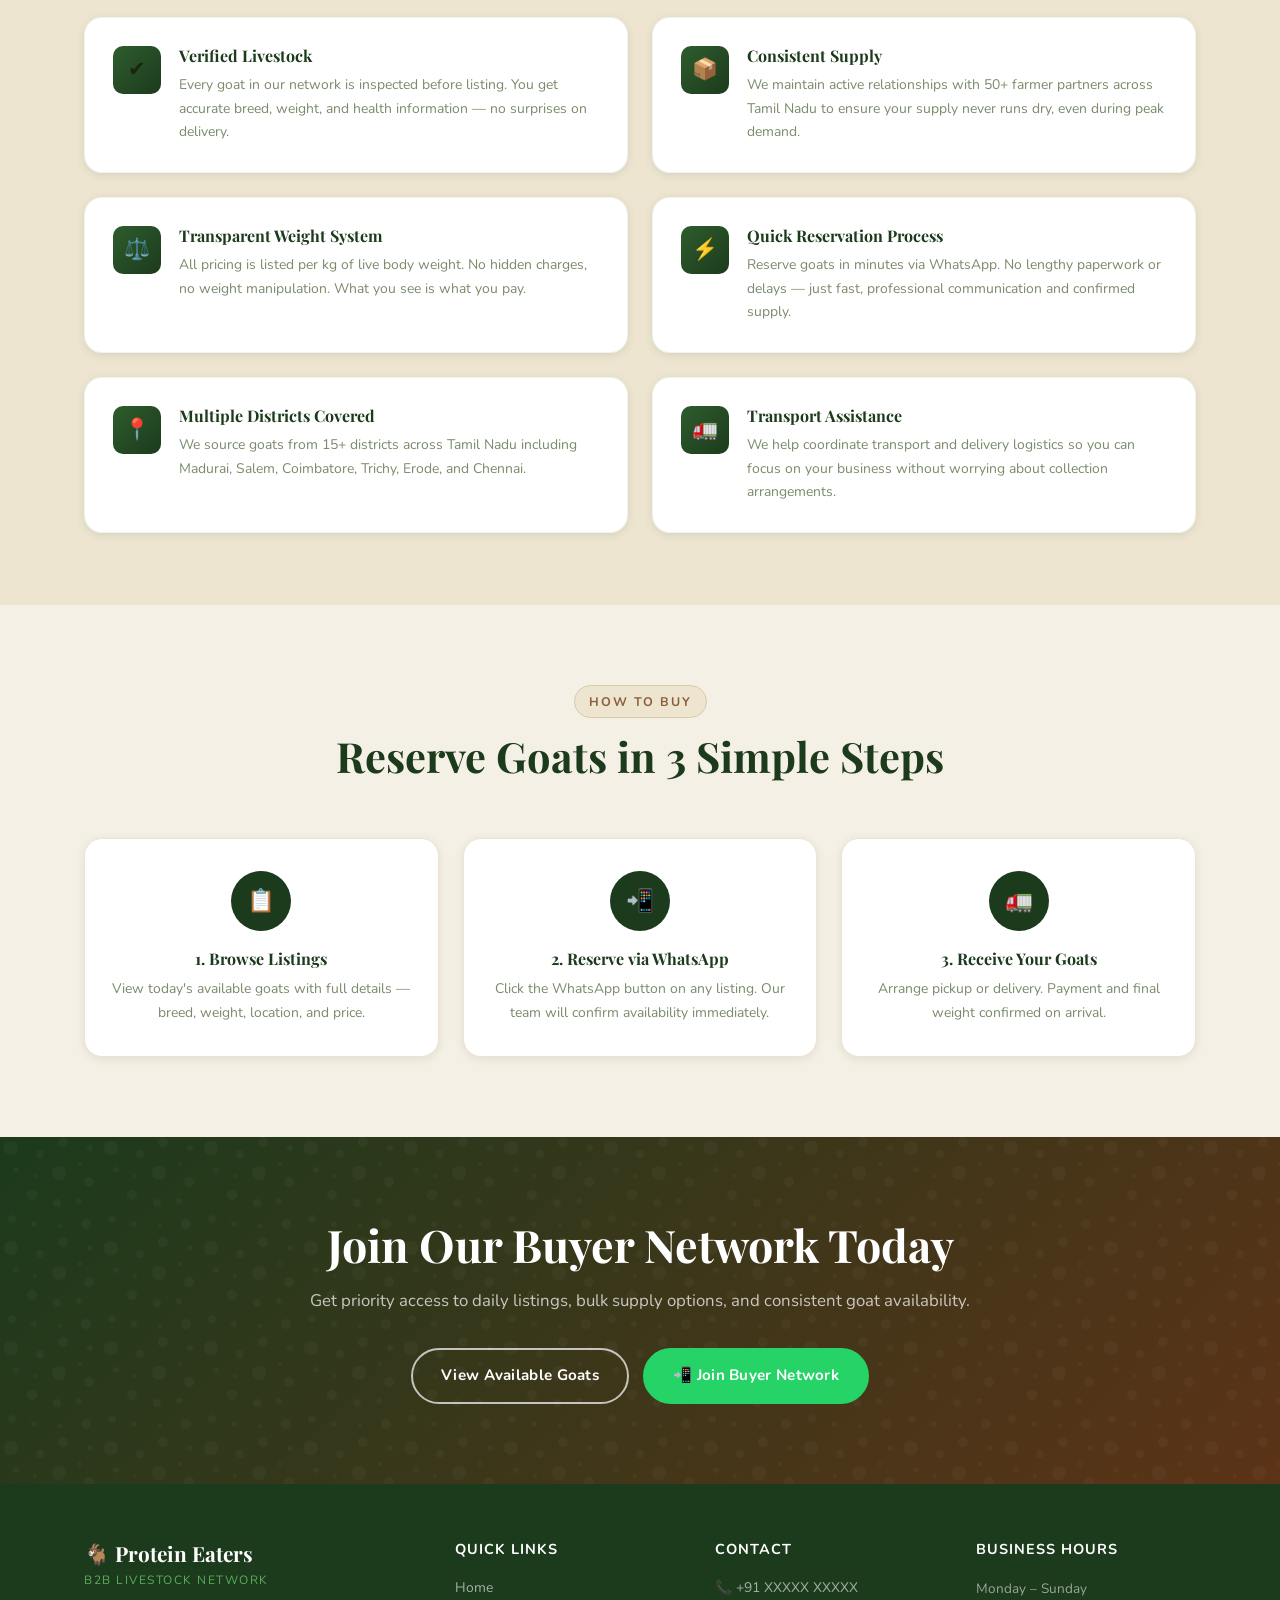
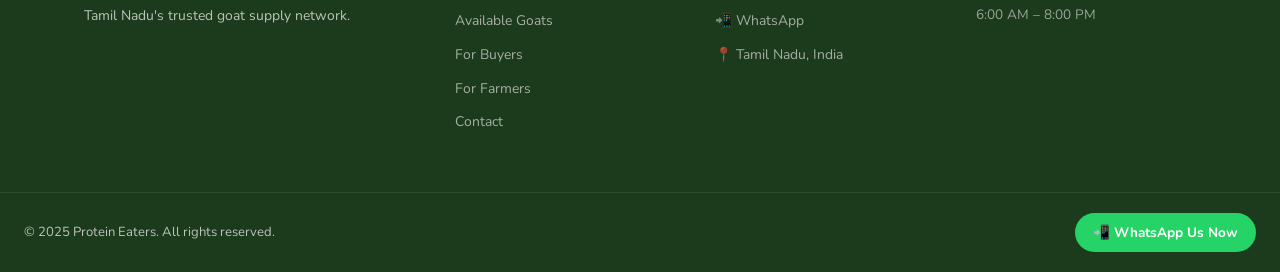
<file: buyers.html>
<!DOCTYPE html>
<html lang="en">
<head>
  <meta charset="UTF-8" />
  <meta name="viewport" content="width=device-width, initial-scale=1.0" />
  <meta name="description" content="Protein Eaters supplies verified goats to butcher shops, meat wholesalers, restaurants, and meat processing businesses across Tamil Nadu. Join our buyer network." />
  <title>For Buyers – Wholesale Goat Supply | Protein Eaters</title>
  <link rel="stylesheet" href="styles.css" />
</head>
<body>

<!-- NAVBAR -->
<nav class="navbar">
  <div class="nav-inner">
    <a href="index.html" class="nav-logo">
      <div class="nav-logo-icon">🐐</div>
      <div class="nav-logo-text">Protein Eaters<span>B2B Livestock Network</span></div>
    </a>
    <div class="nav-links">
      <a href="index.html">Home</a>
      <a href="available-goats.html">Available Goats</a>
      <a href="buyers.html" class="active">For Buyers</a>
      <a href="farmers.html">For Farmers</a>
      <a href="contact.html">Contact</a>
      <a href="https://wa.me/91XXXXXXXXXX" class="nav-cta" target="_blank" rel="noopener">WhatsApp Us</a>
    </div>
    <button class="hamburger" aria-label="Open menu"><span></span><span></span><span></span></button>
  </div>
</nav>
<div class="mobile-nav">
  <a href="index.html">Home</a>
  <a href="available-goats.html">Available Goats</a>
  <a href="buyers.html">For Buyers</a>
  <a href="farmers.html">For Farmers</a>
  <a href="contact.html">Contact</a>
  <a href="https://wa.me/91XXXXXXXXXX" target="_blank" rel="noopener">📲 WhatsApp Us</a>
</div>

<!-- PAGE HERO -->
<section class="page-hero page-hero-buyers">
  <h1>Wholesale Goat Supply<br>for Businesses</h1>
  <p>We supply verified, healthy goats to meat businesses across Tamil Nadu with transparent pricing and consistent availability.</p>
</section>

<!-- BUYERS INTRO -->
<section class="buyers-section">
  <div class="container">

    <div class="buyers-intro">
      <div class="fade-up">
        <div class="section-tag">Who We Serve</div>
        <h2 class="section-title">We Supply Goats to These Businesses</h2>
        <p style="color:var(--text-mid); margin-bottom:24px;">
          Protein Eaters is a B2B goat supply network built specifically for meat industry professionals who need reliable, consistent, and verifiable livestock supply.
        </p>
        <p style="color:var(--text-mid); margin-bottom:28px;">
          Whether you run a local butcher shop or a large-scale meat processing facility, we offer a streamlined supply chain with full transparency on weight, breed, and pricing.
        </p>
        <a href="https://wa.me/91XXXXXXXXXX?text=I%20want%20to%20join%20the%20Protein%20Eaters%20buyer%20network." class="btn btn-primary" target="_blank" rel="noopener">📲 Join Buyer Network</a>
      </div>

      <div class="buyers-side">
        <div class="buyers-visual-card fade-up">
          <img src="assets/buyers-network.jpg" alt="Goats gathered in a livestock market for business buyers" class="buyers-visual-image" loading="lazy" decoding="async" />
          <div class="buyers-visual-overlay">
            <div class="buyers-visual-chip">Verified for Trade</div>
            <h3>Ready Supply for Retail, Wholesale, and Food Service</h3>
            <p>Daily buyer enquiries move faster when listings are clear, inspected, and easy to reserve.</p>
          </div>
        </div>

        <div class="buyer-types-grid stagger-children">
          <div class="buyer-type-card">
            <div class="buyer-type-icon">🔪</div>
            <div>
              <h4>Butcher Shops</h4>
              <p>Daily and weekly supply of fresh goats for retail meat sales</p>
            </div>
          </div>
          <div class="buyer-type-card">
            <div class="buyer-type-icon">🏭</div>
            <div>
              <h4>Meat Wholesalers</h4>
              <p>Bulk supply of goats at wholesale prices for distribution</p>
            </div>
          </div>
          <div class="buyer-type-card">
            <div class="buyer-type-icon">🍽️</div>
            <div>
              <h4>Restaurants & Hotels</h4>
              <p>Consistent supply for high-quality mutton dishes</p>
            </div>
          </div>
          <div class="buyer-type-card">
            <div class="buyer-type-icon">🥩</div>
            <div>
              <h4>Meat Processors</h4>
              <p>Large-volume supply for processing and packaging operations</p>
            </div>
          </div>
        </div>
      </div>
    </div>

  </div>
</section>

<!-- BENEFITS -->
<section class="benefits-section">
  <div class="container">
    <div class="section-header fade-up">
      <div class="section-tag">Buyer Benefits</div>
      <h2 class="section-title">Why Buyers Trust Protein Eaters</h2>
      <p class="section-sub">Everything you need for reliable, stress-free goat procurement.</p>
    </div>

    <div class="benefits-grid stagger-children">
      <div class="benefit-card">
        <div class="benefit-icon">✔</div>
        <div>
          <h3>Verified Livestock</h3>
          <p>Every goat in our network is inspected before listing. You get accurate breed, weight, and health information — no surprises on delivery.</p>
        </div>
      </div>
      <div class="benefit-card">
        <div class="benefit-icon">📦</div>
        <div>
          <h3>Consistent Supply</h3>
          <p>We maintain active relationships with 50+ farmer partners across Tamil Nadu to ensure your supply never runs dry, even during peak demand.</p>
        </div>
      </div>
      <div class="benefit-card">
        <div class="benefit-icon">⚖️</div>
        <div>
          <h3>Transparent Weight System</h3>
          <p>All pricing is listed per kg of live body weight. No hidden charges, no weight manipulation. What you see is what you pay.</p>
        </div>
      </div>
      <div class="benefit-card">
        <div class="benefit-icon">⚡</div>
        <div>
          <h3>Quick Reservation Process</h3>
          <p>Reserve goats in minutes via WhatsApp. No lengthy paperwork or delays — just fast, professional communication and confirmed supply.</p>
        </div>
      </div>
      <div class="benefit-card">
        <div class="benefit-icon">📍</div>
        <div>
          <h3>Multiple Districts Covered</h3>
          <p>We source goats from 15+ districts across Tamil Nadu including Madurai, Salem, Coimbatore, Trichy, Erode, and Chennai.</p>
        </div>
      </div>
      <div class="benefit-card">
        <div class="benefit-icon">🚛</div>
        <div>
          <h3>Transport Assistance</h3>
          <p>We help coordinate transport and delivery logistics so you can focus on your business without worrying about collection arrangements.</p>
        </div>
      </div>
    </div>
  </div>
</section>

<!-- HOW TO BUY -->
<section style="padding:80px 0; background:var(--cream);">
  <div class="container">
    <div class="section-header fade-up">
      <div class="section-tag">How to Buy</div>
      <h2 class="section-title">Reserve Goats in 3 Simple Steps</h2>
    </div>

    <div style="display:grid; grid-template-columns:repeat(3,1fr); gap:24px;" class="stagger-children">
      <div style="background:var(--white); border-radius:var(--radius-lg); padding:32px 24px; text-align:center; box-shadow:var(--shadow-sm); border:1px solid var(--beige);">
        <div style="width:60px;height:60px;background:var(--green-dark);border-radius:50%;display:grid;place-items:center;font-size:1.4rem;margin:0 auto 18px;">📋</div>
        <h3 style="font-size:1rem;margin-bottom:8px;">1. Browse Listings</h3>
        <p style="font-size:0.87rem;color:var(--text-light);">View today's available goats with full details — breed, weight, location, and price.</p>
      </div>
      <div style="background:var(--white); border-radius:var(--radius-lg); padding:32px 24px; text-align:center; box-shadow:var(--shadow-sm); border:1px solid var(--beige);">
        <div style="width:60px;height:60px;background:var(--green-dark);border-radius:50%;display:grid;place-items:center;font-size:1.4rem;margin:0 auto 18px;">📲</div>
        <h3 style="font-size:1rem;margin-bottom:8px;">2. Reserve via WhatsApp</h3>
        <p style="font-size:0.87rem;color:var(--text-light);">Click the WhatsApp button on any listing. Our team will confirm availability immediately.</p>
      </div>
      <div style="background:var(--white); border-radius:var(--radius-lg); padding:32px 24px; text-align:center; box-shadow:var(--shadow-sm); border:1px solid var(--beige);">
        <div style="width:60px;height:60px;background:var(--green-dark);border-radius:50%;display:grid;place-items:center;font-size:1.4rem;margin:0 auto 18px;">🚛</div>
        <h3 style="font-size:1rem;margin-bottom:8px;">3. Receive Your Goats</h3>
        <p style="font-size:0.87rem;color:var(--text-light);">Arrange pickup or delivery. Payment and final weight confirmed on arrival.</p>
      </div>
    </div>
  </div>
</section>

<!-- CTA -->
<section class="cta-section">
  <div class="container">
    <h2>Join Our Buyer Network Today</h2>
    <p>Get priority access to daily listings, bulk supply options, and consistent goat availability.</p>
    <div class="cta-btns">
      <a href="available-goats.html" class="btn btn-outline-white">View Available Goats</a>
      <a href="https://wa.me/91XXXXXXXXXX?text=I%20want%20to%20join%20the%20Protein%20Eaters%20buyer%20network%20for%20wholesale%20goats." class="btn btn-whatsapp" target="_blank" rel="noopener">📲 Join Buyer Network</a>
    </div>
  </div>
</section>

<!-- FOOTER -->
<footer class="footer">
  <div class="container">
    <div class="footer-grid">
      <div class="footer-brand">
        <h3>🐐 Protein Eaters</h3>
        <span>B2B Livestock Network</span>
        <p>Tamil Nadu's trusted goat supply network.</p>
      </div>
      <div class="footer-col">
        <h4>Quick Links</h4>
        <a href="index.html">Home</a>
        <a href="available-goats.html">Available Goats</a>
        <a href="buyers.html">For Buyers</a>
        <a href="farmers.html">For Farmers</a>
        <a href="contact.html">Contact</a>
      </div>
      <div class="footer-col">
        <h4>Contact</h4>
        <a href="tel:+91XXXXXXXXXX">📞 +91 XXXXX XXXXX</a>
        <a href="https://wa.me/91XXXXXXXXXX" target="_blank" rel="noopener">📲 WhatsApp</a>
        <a href="contact.html">📍 Tamil Nadu, India</a>
      </div>
      <div class="footer-col">
        <h4>Business Hours</h4>
        <p style="color:rgba(255,255,255,0.55); font-size:0.85rem; line-height:1.9;">Monday – Sunday<br>6:00 AM – 8:00 PM</p>
      </div>
    </div>
  </div>
  <div class="footer-bottom">
    <p>© 2025 Protein Eaters. All rights reserved.</p>
    <a href="https://wa.me/91XXXXXXXXXX" class="footer-wa-btn" target="_blank" rel="noopener">📲 WhatsApp Us Now</a>
  </div>
</footer>

<a href="https://wa.me/91XXXXXXXXXX" class="wa-float" target="_blank" rel="noopener" aria-label="Chat on WhatsApp">
  <svg viewBox="0 0 24 24"><path d="M17.472 14.382c-.297-.149-1.758-.867-2.03-.967-.273-.099-.471-.148-.67.15-.197.297-.767.966-.94 1.164-.173.199-.347.223-.644.075-.297-.15-1.255-.463-2.39-1.475-.883-.788-1.48-1.761-1.653-2.059-.173-.297-.018-.458.13-.606.134-.133.298-.347.446-.52.149-.174.198-.298.298-.497.099-.198.05-.371-.025-.52-.075-.149-.669-1.612-.916-2.207-.242-.579-.487-.5-.669-.51-.173-.008-.371-.01-.57-.01-.198 0-.52.074-.792.372-.272.297-1.04 1.016-1.04 2.479 0 1.462 1.065 2.875 1.213 3.074.149.198 2.096 3.2 5.077 4.487.709.306 1.262.489 1.694.625.712.227 1.36.195 1.871.118.571-.085 1.758-.719 2.006-1.413.248-.694.248-1.289.173-1.413-.074-.124-.272-.198-.57-.347m-5.421 7.403h-.004a9.87 9.87 0 01-5.031-1.378l-.361-.214-3.741.982.998-3.648-.235-.374a9.86 9.86 0 01-1.51-5.26c.001-5.45 4.436-9.884 9.888-9.884 2.64 0 5.122 1.03 6.988 2.898a9.825 9.825 0 012.893 6.994c-.003 5.45-4.437 9.884-9.885 9.884m8.413-18.297A11.815 11.815 0 0012.05 0C5.495 0 .16 5.335.157 11.892c0 2.096.547 4.142 1.588 5.945L.057 24l6.305-1.654a11.882 11.882 0 005.683 1.448h.005c6.554 0 11.89-5.335 11.893-11.893a11.821 11.821 0 00-3.48-8.413z"/></svg>
</a>

<script src="script.js"></script>
</body>
</html>
</file>
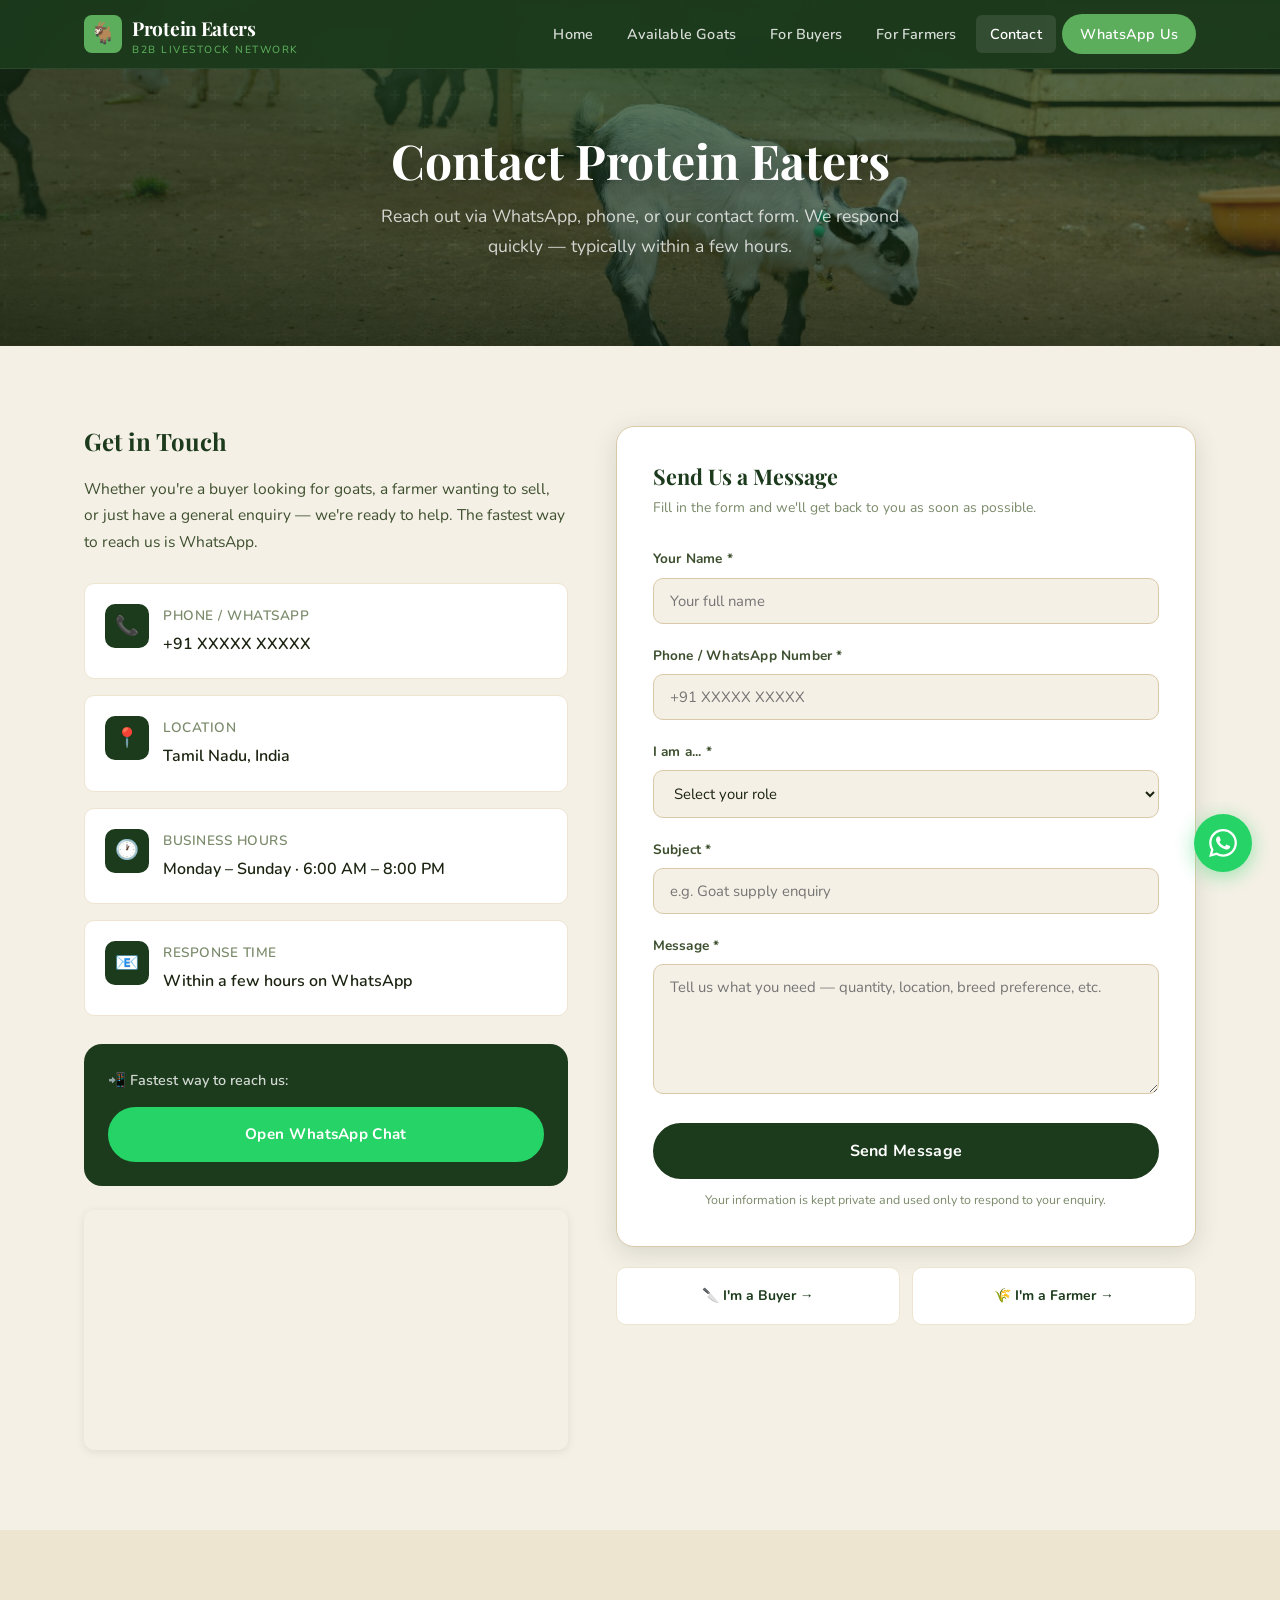
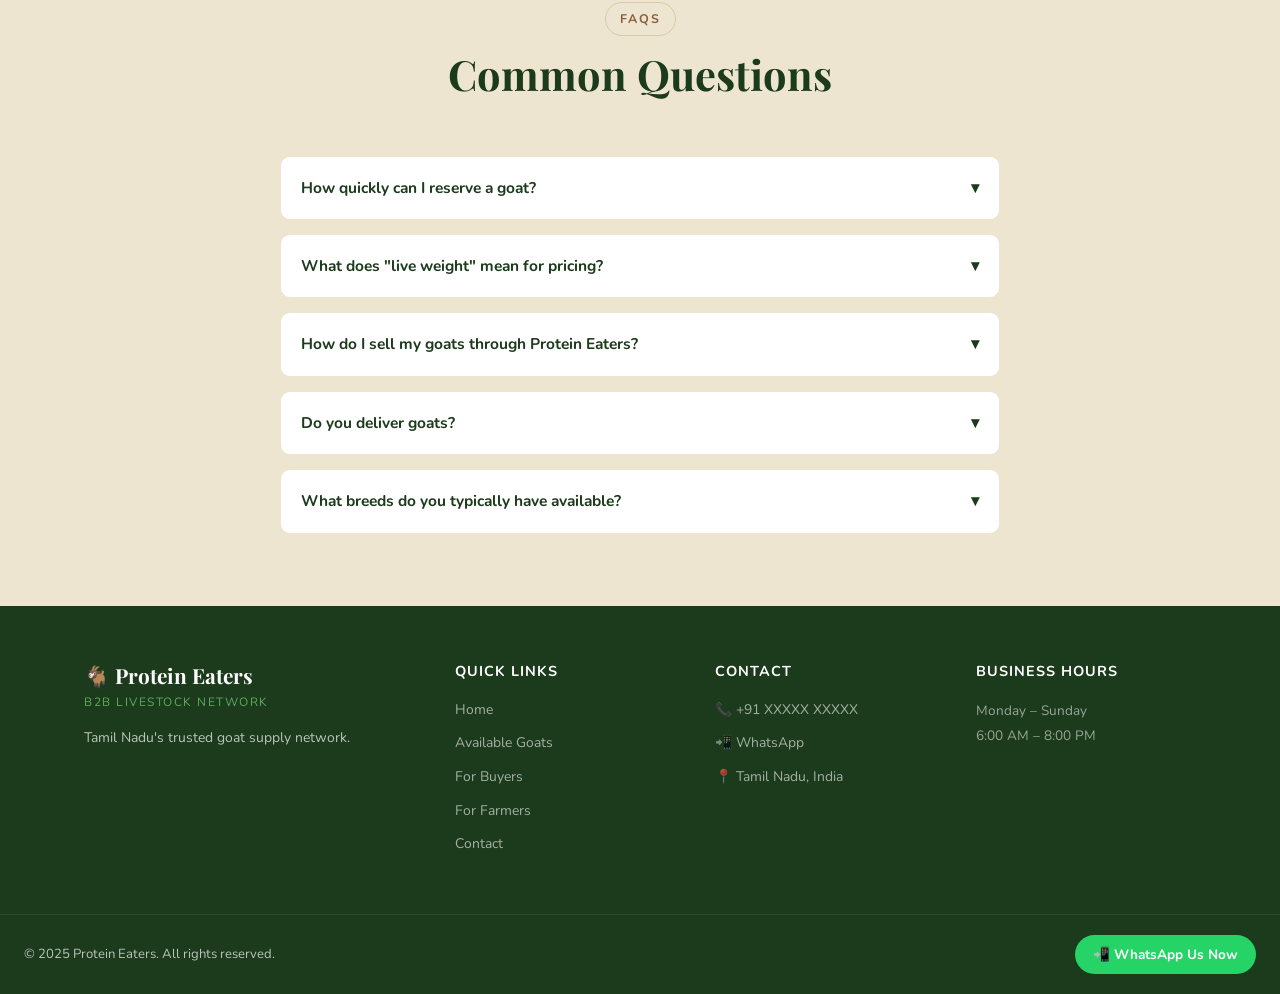
<file: contact.html>
<!DOCTYPE html>
<html lang="en">
<head>
  <meta charset="UTF-8" />
  <meta name="viewport" content="width=device-width, initial-scale=1.0" />
  <meta name="description" content="Contact Protein Eaters for goat supply, farmer registration, or general enquiries. Reach us via WhatsApp, phone, or our contact form. Tamil Nadu, India." />
  <title>Contact Us | Protein Eaters</title>
  <link rel="stylesheet" href="styles.css" />
</head>
<body>

<!-- NAVBAR -->
<nav class="navbar">
  <div class="nav-inner">
    <a href="index.html" class="nav-logo">
      <div class="nav-logo-icon">🐐</div>
      <div class="nav-logo-text">Protein Eaters<span>B2B Livestock Network</span></div>
    </a>
    <div class="nav-links">
      <a href="index.html">Home</a>
      <a href="available-goats.html">Available Goats</a>
      <a href="buyers.html">For Buyers</a>
      <a href="farmers.html">For Farmers</a>
      <a href="contact.html" class="active">Contact</a>
      <a href="https://wa.me/91XXXXXXXXXX" class="nav-cta" target="_blank" rel="noopener">WhatsApp Us</a>
    </div>
    <button class="hamburger" aria-label="Open menu"><span></span><span></span><span></span></button>
  </div>
</nav>
<div class="mobile-nav">
  <a href="index.html">Home</a>
  <a href="available-goats.html">Available Goats</a>
  <a href="buyers.html">For Buyers</a>
  <a href="farmers.html">For Farmers</a>
  <a href="contact.html">Contact</a>
  <a href="https://wa.me/91XXXXXXXXXX" target="_blank" rel="noopener">📲 WhatsApp Us</a>
</div>

<!-- PAGE HERO -->
<section class="page-hero page-hero-contact">
  <h1>Contact Protein Eaters</h1>
  <p>Reach out via WhatsApp, phone, or our contact form. We respond quickly — typically within a few hours.</p>
</section>

<!-- CONTACT SECTION -->
<section class="contact-section">
  <div class="container">
    <div class="contact-grid">

      <!-- Left: Info -->
      <div class="fade-up">
        <h2 style="font-size:1.5rem; margin-bottom:20px;">Get in Touch</h2>
        <p style="color:var(--text-mid); margin-bottom:28px; font-size:0.97rem;">
          Whether you're a buyer looking for goats, a farmer wanting to sell, or just have a general enquiry — we're ready to help. The fastest way to reach us is WhatsApp.
        </p>

        <div class="contact-info-cards">
          <div class="contact-info-card">
            <div class="contact-info-icon">📞</div>
            <div>
              <strong>Phone / WhatsApp</strong>
              <a href="tel:+91XXXXXXXXXX">+91 XXXXX XXXXX</a>
            </div>
          </div>
          <div class="contact-info-card">
            <div class="contact-info-icon">📍</div>
            <div>
              <strong>Location</strong>
              <p>Tamil Nadu, India</p>
            </div>
          </div>
          <div class="contact-info-card">
            <div class="contact-info-icon">🕐</div>
            <div>
              <strong>Business Hours</strong>
              <p>Monday – Sunday · 6:00 AM – 8:00 PM</p>
            </div>
          </div>
          <div class="contact-info-card">
            <div class="contact-info-icon">📧</div>
            <div>
              <strong>Response Time</strong>
              <p>Within a few hours on WhatsApp</p>
            </div>
          </div>
        </div>

        <!-- WhatsApp Quick CTA -->
        <div style="background:var(--green-dark); border-radius:var(--radius-lg); padding:24px; margin-bottom:24px;">
          <p style="color:rgba(255,255,255,0.8); font-size:0.9rem; margin-bottom:14px; font-weight:600;">📲 Fastest way to reach us:</p>
          <a href="https://wa.me/91XXXXXXXXXX?text=Hello%20Protein%20Eaters%2C%20I%20have%20a%20query%20about%20goat%20supply." class="btn btn-whatsapp" style="width:100%; justify-content:center;" target="_blank" rel="noopener">
            Open WhatsApp Chat
          </a>
        </div>

        <!-- Map -->
        <div class="map-embed">
          <iframe
            src="https://www.google.com/maps/embed?pb=!1m18!1m12!1m3!1d15684.2!2d78.1198!3d11.6643!2m3!1f0!2f0!3f0!3m2!1i1024!2i768!4f13.1!3m3!1m2!1s0x3babf1e5b2c35065%3A0xd8b4e9c7f8e2d1a0!2sTamil%20Nadu%2C%20India!5e0!3m2!1sen!2sin!4v1700000000000!5m2!1sen!2sin"
            allowfullscreen=""
            loading="lazy"
            referrerpolicy="no-referrer-when-downgrade"
            title="Protein Eaters Location - Tamil Nadu, India"
          ></iframe>
        </div>
      </div>

      <!-- Right: Form -->
      <div class="fade-up">
        <div class="contact-form-box">
          <h3 style="font-size:1.35rem; margin-bottom:6px;">Send Us a Message</h3>
          <p style="font-size:0.87rem; color:var(--text-light); margin-bottom:28px;">Fill in the form and we'll get back to you as soon as possible.</p>

          <form class="pe-form" novalidate>
            <div class="form-group">
              <label for="contact-name">Your Name *</label>
              <input type="text" id="contact-name" name="name" placeholder="Your full name" required />
            </div>

            <div class="form-group">
              <label for="contact-phone">Phone / WhatsApp Number *</label>
              <input type="tel" id="contact-phone" name="phone" placeholder="+91 XXXXX XXXXX" required />
            </div>

            <div class="form-group">
              <label for="contact-type">I am a... *</label>
              <select id="contact-type" name="type" required>
                <option value="" disabled selected>Select your role</option>
                <option>Buyer (Butcher / Wholesaler / Restaurant)</option>
                <option>Farmer / Livestock Supplier</option>
                <option>Livestock Trader</option>
                <option>Other</option>
              </select>
            </div>

            <div class="form-group">
              <label for="contact-subject">Subject *</label>
              <input type="text" id="contact-subject" name="subject" placeholder="e.g. Goat supply enquiry" required />
            </div>

            <div class="form-group">
              <label for="contact-message">Message *</label>
              <textarea id="contact-message" name="message" placeholder="Tell us what you need — quantity, location, breed preference, etc." style="min-height:130px;" required></textarea>
            </div>

            <button type="submit" class="btn btn-primary" style="width:100%; justify-content:center; font-size:1rem; padding:15px;">
              Send Message
            </button>

            <p style="font-size:0.78rem; color:var(--text-light); text-align:center; margin-top:10px;">
              Your information is kept private and used only to respond to your enquiry.
            </p>
          </form>
        </div>

        <!-- Quick links -->
        <div style="margin-top:20px; display:grid; grid-template-columns:1fr 1fr; gap:12px;">
          <a href="buyers.html" style="background:var(--white); border:1px solid var(--beige); border-radius:var(--radius); padding:16px; text-align:center; font-size:0.87rem; font-weight:700; color:var(--green-dark); transition:all var(--transition); display:block;" onmouseover="this.style.borderColor='var(--green-light)'" onmouseout="this.style.borderColor='var(--beige)'">
            🔪 I'm a Buyer →
          </a>
          <a href="farmers.html" style="background:var(--white); border:1px solid var(--beige); border-radius:var(--radius); padding:16px; text-align:center; font-size:0.87rem; font-weight:700; color:var(--green-dark); transition:all var(--transition); display:block;" onmouseover="this.style.borderColor='var(--green-light)'" onmouseout="this.style.borderColor='var(--beige)'">
            🌾 I'm a Farmer →
          </a>
        </div>
      </div>

    </div>
  </div>
</section>

<!-- FAQ -->
<section style="padding:72px 0; background:var(--beige);">
  <div class="container">
    <div class="section-header fade-up">
      <div class="section-tag">FAQs</div>
      <h2 class="section-title">Common Questions</h2>
    </div>

    <div style="max-width:720px; margin:0 auto; display:flex; flex-direction:column; gap:14px;" class="stagger-children">
      <details style="background:var(--white); border-radius:var(--radius); border:1px solid var(--beige); overflow:hidden;">
        <summary style="padding:18px 20px; cursor:pointer; font-weight:700; color:var(--green-dark); font-size:0.97rem; list-style:none; display:flex; justify-content:space-between; align-items:center;">
          How quickly can I reserve a goat? <span>▾</span>
        </summary>
        <p style="padding:0 20px 18px; color:var(--text-mid); font-size:0.9rem;">Reservations are instant through WhatsApp. Click the Reserve button on any listing, and our team will confirm within minutes during business hours (6 AM – 8 PM).</p>
      </details>

      <details style="background:var(--white); border-radius:var(--radius); border:1px solid var(--beige); overflow:hidden;">
        <summary style="padding:18px 20px; cursor:pointer; font-weight:700; color:var(--green-dark); font-size:0.97rem; list-style:none; display:flex; justify-content:space-between; align-items:center;">
          What does "live weight" mean for pricing? <span>▾</span>
        </summary>
        <p style="padding:0 20px 18px; color:var(--text-mid); font-size:0.9rem;">Live weight is the weight of the goat when it's alive — before slaughter. Pricing is listed per kg of live body weight, so a 30 kg goat at ₹620/kg costs ₹18,600 total.</p>
      </details>

      <details style="background:var(--white); border-radius:var(--radius); border:1px solid var(--beige); overflow:hidden;">
        <summary style="padding:18px 20px; cursor:pointer; font-weight:700; color:var(--green-dark); font-size:0.97rem; list-style:none; display:flex; justify-content:space-between; align-items:center;">
          How do I sell my goats through Protein Eaters? <span>▾</span>
        </summary>
        <p style="padding:0 20px 18px; color:var(--text-mid); font-size:0.9rem;">Fill out the farmer submission form on our <a href="farmers.html" style="color:var(--green-mid); font-weight:600;">For Farmers page</a> or WhatsApp us directly. We'll contact you within 24 hours to get you set up.</p>
      </details>

      <details style="background:var(--white); border-radius:var(--radius); border:1px solid var(--beige); overflow:hidden;">
        <summary style="padding:18px 20px; cursor:pointer; font-weight:700; color:var(--green-dark); font-size:0.97rem; list-style:none; display:flex; justify-content:space-between; align-items:center;">
          Do you deliver goats? <span>▾</span>
        </summary>
        <p style="padding:0 20px 18px; color:var(--text-mid); font-size:0.9rem;">Yes, we help coordinate transport and delivery across Tamil Nadu. Delivery charges depend on quantity and distance. Contact us to discuss logistics for your order.</p>
      </details>

      <details style="background:var(--white); border-radius:var(--radius); border:1px solid var(--beige); overflow:hidden;">
        <summary style="padding:18px 20px; cursor:pointer; font-weight:700; color:var(--green-dark); font-size:0.97rem; list-style:none; display:flex; justify-content:space-between; align-items:center;">
          What breeds do you typically have available? <span>▾</span>
        </summary>
        <p style="padding:0 20px 18px; color:var(--text-mid); font-size:0.9rem;">We regularly source Kanni Adu, Salem Black, Mecheri, Tellicherry, Boer Cross, and Osmanabadi breeds from across Tamil Nadu. Availability varies daily — contact us for current stock.</p>
      </details>
    </div>
  </div>
</section>

<!-- FOOTER -->
<footer class="footer">
  <div class="container">
    <div class="footer-grid">
      <div class="footer-brand">
        <h3>🐐 Protein Eaters</h3>
        <span>B2B Livestock Network</span>
        <p>Tamil Nadu's trusted goat supply network.</p>
      </div>
      <div class="footer-col">
        <h4>Quick Links</h4>
        <a href="index.html">Home</a>
        <a href="available-goats.html">Available Goats</a>
        <a href="buyers.html">For Buyers</a>
        <a href="farmers.html">For Farmers</a>
        <a href="contact.html">Contact</a>
      </div>
      <div class="footer-col">
        <h4>Contact</h4>
        <a href="tel:+91XXXXXXXXXX">📞 +91 XXXXX XXXXX</a>
        <a href="https://wa.me/91XXXXXXXXXX" target="_blank" rel="noopener">📲 WhatsApp</a>
        <a href="contact.html">📍 Tamil Nadu, India</a>
      </div>
      <div class="footer-col">
        <h4>Business Hours</h4>
        <p style="color:rgba(255,255,255,0.55); font-size:0.85rem; line-height:1.9;">Monday – Sunday<br>6:00 AM – 8:00 PM</p>
      </div>
    </div>
  </div>
  <div class="footer-bottom">
    <p>© 2025 Protein Eaters. All rights reserved.</p>
    <a href="https://wa.me/91XXXXXXXXXX" class="footer-wa-btn" target="_blank" rel="noopener">📲 WhatsApp Us Now</a>
  </div>
</footer>

<a href="https://wa.me/91XXXXXXXXXX" class="wa-float" target="_blank" rel="noopener" aria-label="Chat on WhatsApp">
  <svg viewBox="0 0 24 24"><path d="M17.472 14.382c-.297-.149-1.758-.867-2.03-.967-.273-.099-.471-.148-.67.15-.197.297-.767.966-.94 1.164-.173.199-.347.223-.644.075-.297-.15-1.255-.463-2.39-1.475-.883-.788-1.48-1.761-1.653-2.059-.173-.297-.018-.458.13-.606.134-.133.298-.347.446-.52.149-.174.198-.298.298-.497.099-.198.05-.371-.025-.52-.075-.149-.669-1.612-.916-2.207-.242-.579-.487-.5-.669-.51-.173-.008-.371-.01-.57-.01-.198 0-.52.074-.792.372-.272.297-1.04 1.016-1.04 2.479 0 1.462 1.065 2.875 1.213 3.074.149.198 2.096 3.2 5.077 4.487.709.306 1.262.489 1.694.625.712.227 1.36.195 1.871.118.571-.085 1.758-.719 2.006-1.413.248-.694.248-1.289.173-1.413-.074-.124-.272-.198-.57-.347m-5.421 7.403h-.004a9.87 9.87 0 01-5.031-1.378l-.361-.214-3.741.982.998-3.648-.235-.374a9.86 9.86 0 01-1.51-5.26c.001-5.45 4.436-9.884 9.888-9.884 2.64 0 5.122 1.03 6.988 2.898a9.825 9.825 0 012.893 6.994c-.003 5.45-4.437 9.884-9.885 9.884m8.413-18.297A11.815 11.815 0 0012.05 0C5.495 0 .16 5.335.157 11.892c0 2.096.547 4.142 1.588 5.945L.057 24l6.305-1.654a11.882 11.882 0 005.683 1.448h.005c6.554 0 11.89-5.335 11.893-11.893a11.821 11.821 0 00-3.48-8.413z"/></svg>
</a>

<script src="script.js"></script>
</body>
</html>
</file>
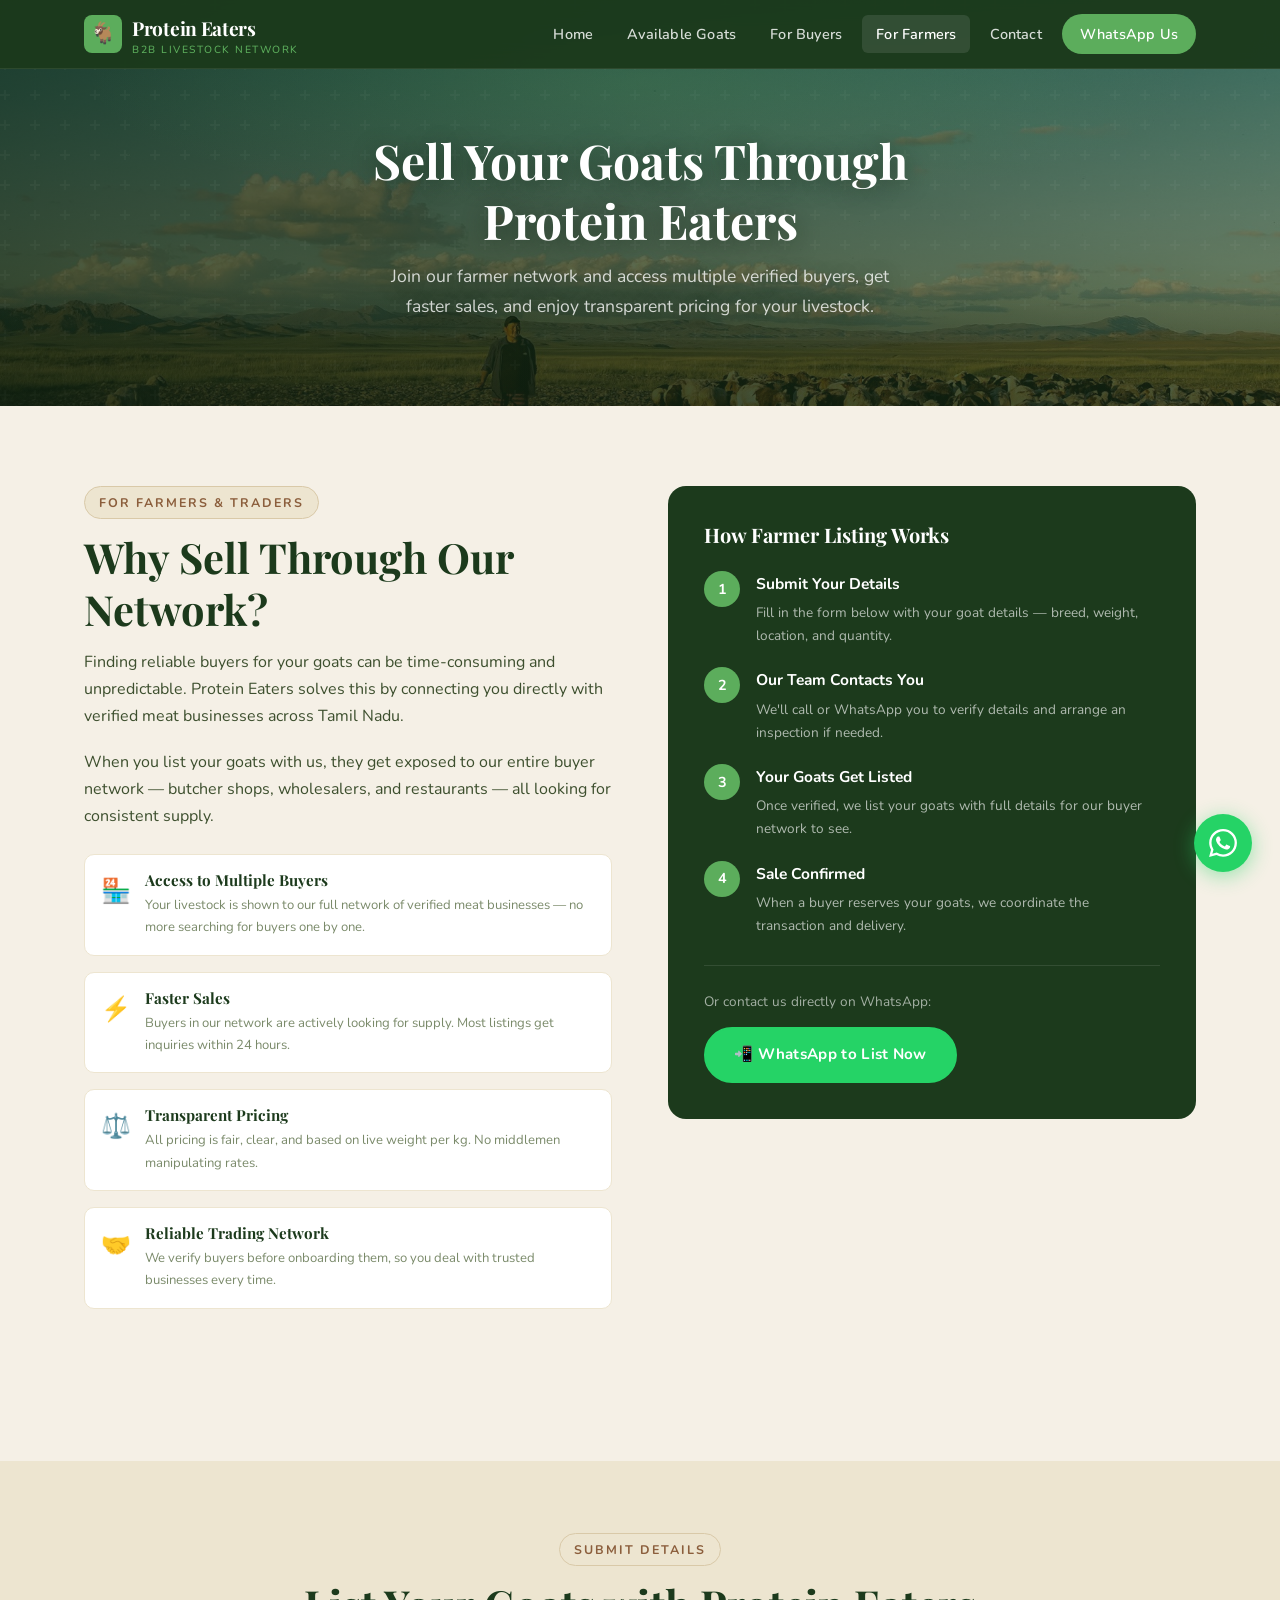
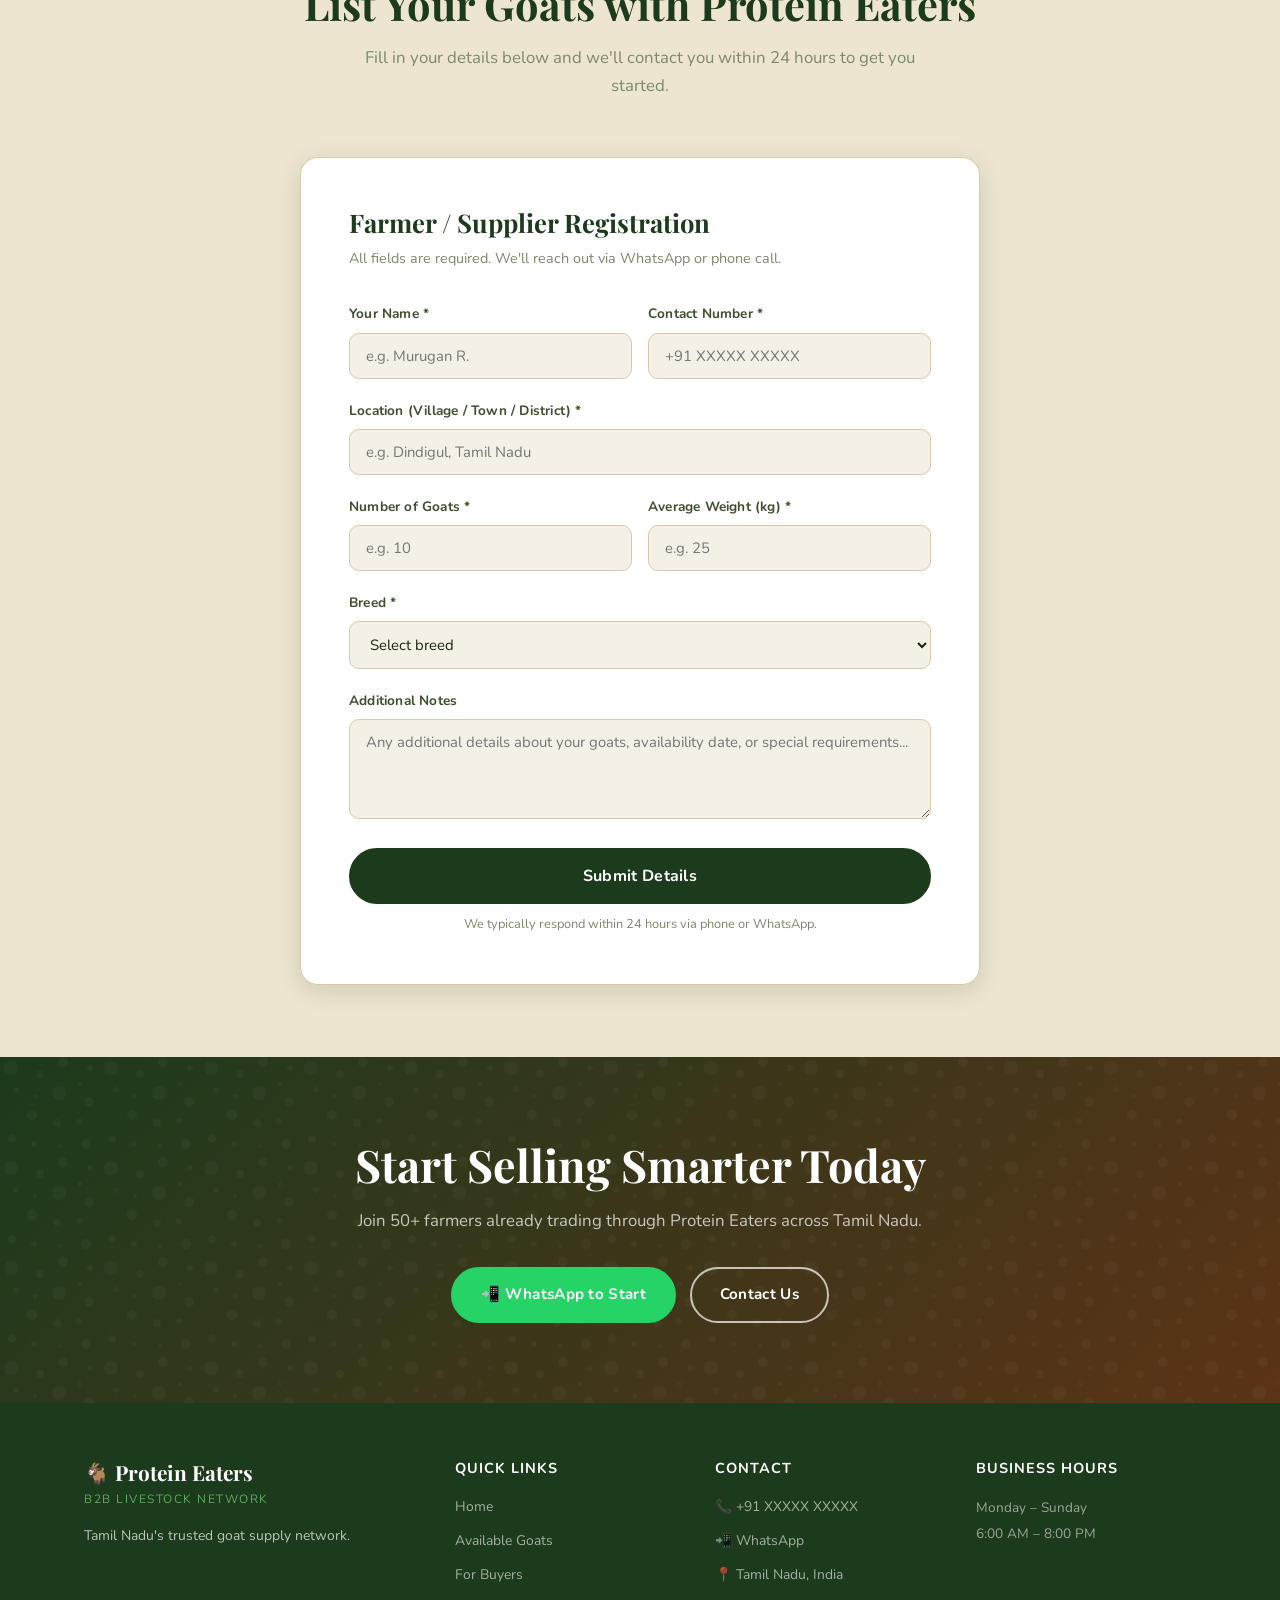
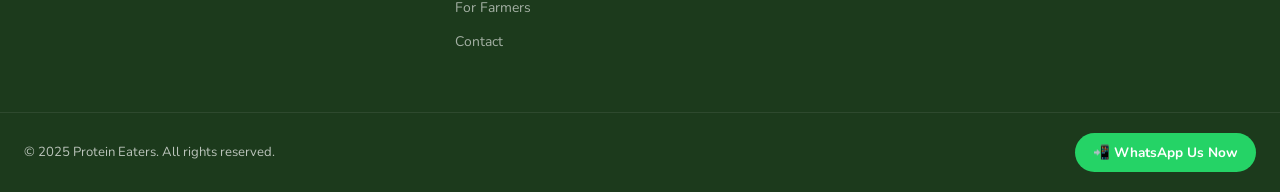
<file: farmers.html>
<!DOCTYPE html>
<html lang="en">
<head>
  <meta charset="UTF-8" />
  <meta name="viewport" content="width=device-width, initial-scale=1.0" />
  <meta name="description" content="Sell your goats through Protein Eaters. Access multiple buyers, get faster sales, transparent pricing, and a reliable livestock trading network in Tamil Nadu." />
  <title>For Farmers & Suppliers | Protein Eaters</title>
  <link rel="stylesheet" href="styles.css" />
</head>
<body>

<!-- NAVBAR -->
<nav class="navbar">
  <div class="nav-inner">
    <a href="index.html" class="nav-logo">
      <div class="nav-logo-icon">🐐</div>
      <div class="nav-logo-text">Protein Eaters<span>B2B Livestock Network</span></div>
    </a>
    <div class="nav-links">
      <a href="index.html">Home</a>
      <a href="available-goats.html">Available Goats</a>
      <a href="buyers.html">For Buyers</a>
      <a href="farmers.html" class="active">For Farmers</a>
      <a href="contact.html">Contact</a>
      <a href="https://wa.me/91XXXXXXXXXX" class="nav-cta" target="_blank" rel="noopener">WhatsApp Us</a>
    </div>
    <button class="hamburger" aria-label="Open menu"><span></span><span></span><span></span></button>
  </div>
</nav>
<div class="mobile-nav">
  <a href="index.html">Home</a>
  <a href="available-goats.html">Available Goats</a>
  <a href="buyers.html">For Buyers</a>
  <a href="farmers.html">For Farmers</a>
  <a href="contact.html">Contact</a>
  <a href="https://wa.me/91XXXXXXXXXX" target="_blank" rel="noopener">📲 WhatsApp Us</a>
</div>

<!-- PAGE HERO -->
<section class="page-hero page-hero-farmers">
  <h1>Sell Your Goats Through<br>Protein Eaters</h1>
  <p>Join our farmer network and access multiple verified buyers, get faster sales, and enjoy transparent pricing for your livestock.</p>
</section>

<!-- FARMERS INTRO -->
<section class="farmers-section">
  <div class="container">

    <div class="farmers-intro-grid">
      <div class="fade-up">
        <div class="section-tag">For Farmers & Traders</div>
        <h2 class="section-title">Why Sell Through Our Network?</h2>
        <p style="color:var(--text-mid); margin-bottom:18px;">
          Finding reliable buyers for your goats can be time-consuming and unpredictable. Protein Eaters solves this by connecting you directly with verified meat businesses across Tamil Nadu.
        </p>
        <p style="color:var(--text-mid); margin-bottom:24px;">
          When you list your goats with us, they get exposed to our entire buyer network — butcher shops, wholesalers, and restaurants — all looking for consistent supply.
        </p>

        <div class="farmer-benefits-list">
          <div class="farmer-benefit-item">
            <div class="farmer-benefit-icon">🏪</div>
            <div>
              <h4>Access to Multiple Buyers</h4>
              <p>Your livestock is shown to our full network of verified meat businesses — no more searching for buyers one by one.</p>
            </div>
          </div>
          <div class="farmer-benefit-item">
            <div class="farmer-benefit-icon">⚡</div>
            <div>
              <h4>Faster Sales</h4>
              <p>Buyers in our network are actively looking for supply. Most listings get inquiries within 24 hours.</p>
            </div>
          </div>
          <div class="farmer-benefit-item">
            <div class="farmer-benefit-icon">⚖️</div>
            <div>
              <h4>Transparent Pricing</h4>
              <p>All pricing is fair, clear, and based on live weight per kg. No middlemen manipulating rates.</p>
            </div>
          </div>
          <div class="farmer-benefit-item">
            <div class="farmer-benefit-icon">🤝</div>
            <div>
              <h4>Reliable Trading Network</h4>
              <p>We verify buyers before onboarding them, so you deal with trusted businesses every time.</p>
            </div>
          </div>
        </div>
      </div>

      <!-- Right: How it works for farmers -->
      <div class="fade-up" style="background:var(--green-dark); border-radius:var(--radius-lg); padding:36px; color:var(--white);">
        <h3 style="color:var(--white); font-size:1.25rem; margin-bottom:24px;">How Farmer Listing Works</h3>

        <div style="display:flex; flex-direction:column; gap:20px;">
          <div style="display:flex; align-items:flex-start; gap:16px;">
            <div style="width:36px;height:36px;background:var(--green-accent);border-radius:50%;display:grid;place-items:center;font-weight:700;font-size:0.9rem;flex-shrink:0;">1</div>
            <div>
              <strong style="display:block; margin-bottom:4px; font-size:0.97rem;">Submit Your Details</strong>
              <p style="font-size:0.85rem; color:rgba(255,255,255,0.65);">Fill in the form below with your goat details — breed, weight, location, and quantity.</p>
            </div>
          </div>
          <div style="display:flex; align-items:flex-start; gap:16px;">
            <div style="width:36px;height:36px;background:var(--green-accent);border-radius:50%;display:grid;place-items:center;font-weight:700;font-size:0.9rem;flex-shrink:0;">2</div>
            <div>
              <strong style="display:block; margin-bottom:4px; font-size:0.97rem;">Our Team Contacts You</strong>
              <p style="font-size:0.85rem; color:rgba(255,255,255,0.65);">We'll call or WhatsApp you to verify details and arrange an inspection if needed.</p>
            </div>
          </div>
          <div style="display:flex; align-items:flex-start; gap:16px;">
            <div style="width:36px;height:36px;background:var(--green-accent);border-radius:50%;display:grid;place-items:center;font-weight:700;font-size:0.9rem;flex-shrink:0;">3</div>
            <div>
              <strong style="display:block; margin-bottom:4px; font-size:0.97rem;">Your Goats Get Listed</strong>
              <p style="font-size:0.85rem; color:rgba(255,255,255,0.65);">Once verified, we list your goats with full details for our buyer network to see.</p>
            </div>
          </div>
          <div style="display:flex; align-items:flex-start; gap:16px;">
            <div style="width:36px;height:36px;background:var(--green-accent);border-radius:50%;display:grid;place-items:center;font-weight:700;font-size:0.9rem;flex-shrink:0;">4</div>
            <div>
              <strong style="display:block; margin-bottom:4px; font-size:0.97rem;">Sale Confirmed</strong>
              <p style="font-size:0.85rem; color:rgba(255,255,255,0.65);">When a buyer reserves your goats, we coordinate the transaction and delivery.</p>
            </div>
          </div>
        </div>

        <div style="margin-top:28px; padding-top:24px; border-top:1px solid rgba(255,255,255,0.1);">
          <p style="font-size:0.85rem; color:rgba(255,255,255,0.6); margin-bottom:14px;">Or contact us directly on WhatsApp:</p>
          <a href="https://wa.me/91XXXXXXXXXX?text=I%20am%20a%20farmer%20and%20want%20to%20sell%20my%20goats%20through%20Protein%20Eaters." class="btn btn-whatsapp" target="_blank" rel="noopener">📲 WhatsApp to List Now</a>
        </div>
      </div>
    </div>

  </div>
</section>

<!-- SUBMISSION FORM -->
<section class="form-section">
  <div class="container">
    <div class="section-header fade-up">
      <div class="section-tag">Submit Details</div>
      <h2 class="section-title">List Your Goats with Protein Eaters</h2>
      <p class="section-sub">Fill in your details below and we'll contact you within 24 hours to get you started.</p>
    </div>

    <div class="form-wrapper fade-up">
      <h3 class="form-title">Farmer / Supplier Registration</h3>
      <p class="form-sub">All fields are required. We'll reach out via WhatsApp or phone call.</p>

      <form class="pe-form" novalidate>
        <div class="form-row">
          <div class="form-group">
            <label for="farmer-name">Your Name *</label>
            <input type="text" id="farmer-name" name="name" placeholder="e.g. Murugan R." required />
          </div>
          <div class="form-group">
            <label for="farmer-phone">Contact Number *</label>
            <input type="tel" id="farmer-phone" name="phone" placeholder="+91 XXXXX XXXXX" required />
          </div>
        </div>

        <div class="form-group">
          <label for="farmer-location">Location (Village / Town / District) *</label>
          <input type="text" id="farmer-location" name="location" placeholder="e.g. Dindigul, Tamil Nadu" required />
        </div>

        <div class="form-row">
          <div class="form-group">
            <label for="goat-count">Number of Goats *</label>
            <input type="number" id="goat-count" name="goat_count" placeholder="e.g. 10" min="1" required />
          </div>
          <div class="form-group">
            <label for="goat-weight">Average Weight (kg) *</label>
            <input type="number" id="goat-weight" name="avg_weight" placeholder="e.g. 25" min="5" required />
          </div>
        </div>

        <div class="form-group">
          <label for="goat-breed">Breed *</label>
          <select id="goat-breed" name="breed" required>
            <option value="" disabled selected>Select breed</option>
            <option>Kanni Adu</option>
            <option>Salem Black</option>
            <option>Mecheri</option>
            <option>Tellicherry</option>
            <option>Boer Cross</option>
            <option>Osmanabadi</option>
            <option>Mixed / Unknown</option>
            <option>Other</option>
          </select>
        </div>

        <div class="form-group">
          <label for="farmer-notes">Additional Notes</label>
          <textarea id="farmer-notes" name="notes" placeholder="Any additional details about your goats, availability date, or special requirements..."></textarea>
        </div>

        <button type="submit" class="btn btn-primary" style="width:100%; justify-content:center; font-size:1rem; padding:15px;">
          Submit Details
        </button>
        <p style="font-size:0.8rem; color:var(--text-light); text-align:center; margin-top:10px;">We typically respond within 24 hours via phone or WhatsApp.</p>
      </form>
    </div>
  </div>
</section>

<!-- CTA -->
<section class="cta-section">
  <div class="container">
    <h2>Start Selling Smarter Today</h2>
    <p>Join 50+ farmers already trading through Protein Eaters across Tamil Nadu.</p>
    <div class="cta-btns">
      <a href="https://wa.me/91XXXXXXXXXX?text=I%20am%20a%20farmer%20and%20want%20to%20list%20my%20goats%20with%20Protein%20Eaters." class="btn btn-whatsapp" target="_blank" rel="noopener">📲 WhatsApp to Start</a>
      <a href="contact.html" class="btn btn-outline-white">Contact Us</a>
    </div>
  </div>
</section>

<!-- FOOTER -->
<footer class="footer">
  <div class="container">
    <div class="footer-grid">
      <div class="footer-brand">
        <h3>🐐 Protein Eaters</h3>
        <span>B2B Livestock Network</span>
        <p>Tamil Nadu's trusted goat supply network.</p>
      </div>
      <div class="footer-col">
        <h4>Quick Links</h4>
        <a href="index.html">Home</a>
        <a href="available-goats.html">Available Goats</a>
        <a href="buyers.html">For Buyers</a>
        <a href="farmers.html">For Farmers</a>
        <a href="contact.html">Contact</a>
      </div>
      <div class="footer-col">
        <h4>Contact</h4>
        <a href="tel:+91XXXXXXXXXX">📞 +91 XXXXX XXXXX</a>
        <a href="https://wa.me/91XXXXXXXXXX" target="_blank" rel="noopener">📲 WhatsApp</a>
        <a href="contact.html">📍 Tamil Nadu, India</a>
      </div>
      <div class="footer-col">
        <h4>Business Hours</h4>
        <p style="color:rgba(255,255,255,0.55); font-size:0.85rem; line-height:1.9;">Monday – Sunday<br>6:00 AM – 8:00 PM</p>
      </div>
    </div>
  </div>
  <div class="footer-bottom">
    <p>© 2025 Protein Eaters. All rights reserved.</p>
    <a href="https://wa.me/91XXXXXXXXXX" class="footer-wa-btn" target="_blank" rel="noopener">📲 WhatsApp Us Now</a>
  </div>
</footer>

<a href="https://wa.me/91XXXXXXXXXX" class="wa-float" target="_blank" rel="noopener" aria-label="Chat on WhatsApp">
  <svg viewBox="0 0 24 24"><path d="M17.472 14.382c-.297-.149-1.758-.867-2.03-.967-.273-.099-.471-.148-.67.15-.197.297-.767.966-.94 1.164-.173.199-.347.223-.644.075-.297-.15-1.255-.463-2.39-1.475-.883-.788-1.48-1.761-1.653-2.059-.173-.297-.018-.458.13-.606.134-.133.298-.347.446-.52.149-.174.198-.298.298-.497.099-.198.05-.371-.025-.52-.075-.149-.669-1.612-.916-2.207-.242-.579-.487-.5-.669-.51-.173-.008-.371-.01-.57-.01-.198 0-.52.074-.792.372-.272.297-1.04 1.016-1.04 2.479 0 1.462 1.065 2.875 1.213 3.074.149.198 2.096 3.2 5.077 4.487.709.306 1.262.489 1.694.625.712.227 1.36.195 1.871.118.571-.085 1.758-.719 2.006-1.413.248-.694.248-1.289.173-1.413-.074-.124-.272-.198-.57-.347m-5.421 7.403h-.004a9.87 9.87 0 01-5.031-1.378l-.361-.214-3.741.982.998-3.648-.235-.374a9.86 9.86 0 01-1.51-5.26c.001-5.45 4.436-9.884 9.888-9.884 2.64 0 5.122 1.03 6.988 2.898a9.825 9.825 0 012.893 6.994c-.003 5.45-4.437 9.884-9.885 9.884m8.413-18.297A11.815 11.815 0 0012.05 0C5.495 0 .16 5.335.157 11.892c0 2.096.547 4.142 1.588 5.945L.057 24l6.305-1.654a11.882 11.882 0 005.683 1.448h.005c6.554 0 11.89-5.335 11.893-11.893a11.821 11.821 0 00-3.48-8.413z"/></svg>
</a>

<script src="script.js"></script>
</body>
</html>
</file>
<file: styles.css>
/* ================================================
   PROTEIN EATERS — Global Stylesheet
   Agricultural B2B Livestock Trading Platform
   ================================================ */

@import url('https://fonts.googleapis.com/css2?family=Playfair+Display:wght@400;600;700;900&family=Nunito:wght@300;400;500;600;700&display=swap');

/* ── CSS Variables ── */
:root {
  --green-dark:    #1C3A1C;
  --green-mid:     #2E5D2E;
  --green-light:   #4A8B4A;
  --green-accent:  #5CAD5C;
  --brown-dark:    #5C3317;
  --brown-mid:     #8B5E3C;
  --brown-light:   #C49A6C;
  --cream:         #F5F0E6;
  --beige:         #EDE5D0;
  --beige-mid:     #D9C9A8;
  --white:         #FFFFFF;
  --text-dark:     #1A2410;
  --text-mid:      #3D4F2E;
  --text-light:    #7A8A6A;
  --whatsapp:      #25D366;
  --shadow-sm:     0 2px 8px rgba(28,58,28,0.10);
  --shadow-md:     0 6px 24px rgba(28,58,28,0.14);
  --shadow-lg:     0 12px 40px rgba(28,58,28,0.18);
  --radius:        10px;
  --radius-lg:     18px;
  --transition:    0.28s cubic-bezier(0.4,0,0.2,1);
}

/* ── Reset & Base ── */
*, *::before, *::after { box-sizing: border-box; margin: 0; padding: 0; }

html { scroll-behavior: smooth; font-size: 16px; }

body {
  font-family: 'Nunito', sans-serif;
  background: var(--cream);
  color: var(--text-dark);
  line-height: 1.7;
  overflow-x: hidden;
}

img { max-width: 100%; display: block; }
a  { color: inherit; text-decoration: none; }
ul { list-style: none; }

h1, h2, h3, h4 {
  font-family: 'Playfair Display', serif;
  line-height: 1.25;
  color: var(--green-dark);
}

/* ── Utility ── */
.container {
  max-width: 1160px;
  margin: 0 auto;
  padding: 0 24px;
}

.btn {
  display: inline-flex;
  align-items: center;
  gap: 8px;
  padding: 13px 28px;
  border-radius: 50px;
  font-family: 'Nunito', sans-serif;
  font-weight: 700;
  font-size: 0.95rem;
  letter-spacing: 0.3px;
  cursor: pointer;
  border: 2px solid transparent;
  transition: all var(--transition);
  text-decoration: none;
}

.btn-primary {
  background: var(--green-dark);
  color: var(--white);
  border-color: var(--green-dark);
}
.btn-primary:hover {
  background: var(--green-mid);
  border-color: var(--green-mid);
  transform: translateY(-2px);
  box-shadow: var(--shadow-md);
}

.btn-secondary {
  background: transparent;
  color: var(--green-dark);
  border-color: var(--green-dark);
}
.btn-secondary:hover {
  background: var(--green-dark);
  color: var(--white);
  transform: translateY(-2px);
}

.btn-whatsapp {
  background: var(--whatsapp);
  color: var(--white);
  border-color: var(--whatsapp);
}
.btn-whatsapp:hover {
  background: #1ebe5d;
  border-color: #1ebe5d;
  transform: translateY(-2px);
  box-shadow: 0 6px 20px rgba(37,211,102,0.35);
}

.btn-outline-white {
  background: transparent;
  color: var(--white);
  border-color: rgba(255,255,255,0.7);
}
.btn-outline-white:hover {
  background: rgba(255,255,255,0.15);
  border-color: var(--white);
}

.section-tag {
  display: inline-block;
  background: var(--beige);
  color: var(--brown-mid);
  font-size: 0.78rem;
  font-weight: 700;
  letter-spacing: 2px;
  text-transform: uppercase;
  padding: 5px 14px;
  border-radius: 50px;
  margin-bottom: 12px;
  border: 1px solid var(--beige-mid);
}

.section-title {
  font-size: clamp(1.8rem, 3.5vw, 2.6rem);
  margin-bottom: 14px;
}

.section-sub {
  color: var(--text-light);
  font-size: 1.05rem;
  max-width: 560px;
  margin: 0 auto;
  text-align: center;
}

/* ── NAVBAR ── */
.navbar {
  position: fixed;
  top: 0; left: 0; right: 0;
  z-index: 1000;
  background: rgba(28,58,28,0.96);
  backdrop-filter: blur(12px);
  -webkit-backdrop-filter: blur(12px);
  border-bottom: 1px solid rgba(255,255,255,0.08);
  transition: all var(--transition);
}

.navbar.scrolled {
  background: rgba(20,42,20,0.98);
  box-shadow: var(--shadow-md);
}

.nav-inner {
  display: flex;
  align-items: center;
  justify-content: space-between;
  height: 68px;
  max-width: 1160px;
  margin: 0 auto;
  padding: 0 24px;
}

.nav-logo {
  display: flex;
  align-items: center;
  gap: 10px;
  color: var(--white);
}

.nav-logo-icon {
  width: 38px; height: 38px;
  background: var(--green-accent);
  border-radius: 8px;
  display: grid;
  place-items: center;
  font-size: 1.3rem;
}

.nav-logo-text {
  font-family: 'Playfair Display', serif;
  font-size: 1.2rem;
  font-weight: 700;
  letter-spacing: -0.3px;
}

.nav-logo-text span {
  display: block;
  font-family: 'Nunito', sans-serif;
  font-size: 0.65rem;
  font-weight: 500;
  letter-spacing: 1.5px;
  text-transform: uppercase;
  color: var(--green-accent);
  line-height: 1;
}

.nav-links {
  display: flex;
  align-items: center;
  gap: 6px;
}

.nav-links a {
  color: rgba(255,255,255,0.82);
  font-size: 0.9rem;
  font-weight: 600;
  padding: 7px 14px;
  border-radius: 6px;
  transition: all var(--transition);
  letter-spacing: 0.2px;
}

.nav-links a:hover,
.nav-links a.active {
  color: var(--white);
  background: rgba(255,255,255,0.1);
}

.nav-cta {
  background: var(--green-accent) !important;
  color: var(--white) !important;
  border-radius: 50px !important;
  padding: 8px 18px !important;
}
.nav-cta:hover {
  background: #4A9E4A !important;
  transform: translateY(-1px);
}

.hamburger {
  display: none;
  flex-direction: column;
  gap: 5px;
  cursor: pointer;
  padding: 4px;
}
.hamburger span {
  display: block;
  width: 24px; height: 2px;
  background: var(--white);
  border-radius: 2px;
  transition: all var(--transition);
}
.hamburger.open span:nth-child(1) { transform: translateY(7px) rotate(45deg); }
.hamburger.open span:nth-child(2) { opacity: 0; transform: scaleX(0); }
.hamburger.open span:nth-child(3) { transform: translateY(-7px) rotate(-45deg); }

/* ── MOBILE NAV ── */
.mobile-nav {
  display: none;
  position: fixed;
  top: 68px; left: 0; right: 0;
  background: var(--green-dark);
  z-index: 999;
  padding: 16px 24px 24px;
  border-bottom: 1px solid rgba(255,255,255,0.08);
  transform: translateY(-10px);
  opacity: 0;
  pointer-events: none;
  transition: all var(--transition);
}
.mobile-nav.open {
  transform: translateY(0);
  opacity: 1;
  pointer-events: all;
  display: block;
}
.mobile-nav a {
  display: block;
  color: rgba(255,255,255,0.85);
  font-size: 1rem;
  font-weight: 600;
  padding: 11px 0;
  border-bottom: 1px solid rgba(255,255,255,0.07);
  transition: color var(--transition);
}
.mobile-nav a:last-child { border-bottom: none; }
.mobile-nav a:hover { color: var(--green-accent); }

/* ── PAGE HERO (inner pages) ── */
.page-hero {
  --page-hero-bg: none;
  background-image:
    linear-gradient(135deg, rgba(20,40,20,0.82) 0%, rgba(28,58,28,0.58) 100%),
    var(--page-hero-bg);
  background-size: cover;
  background-position: center;
  background-repeat: no-repeat;
  padding: 130px 24px 84px;
  text-align: center;
  position: relative;
  overflow: hidden;
  isolation: isolate;
}
.page-hero::before {
  content: '';
  position: absolute;
  inset: 0;
  background:
    radial-gradient(ellipse 60% 45% at 50% 20%, rgba(92,173,92,0.18) 0%, transparent 72%),
    url("data:image/svg+xml,%3Csvg width='60' height='60' viewBox='0 0 60 60' xmlns='http://www.w3.org/2000/svg'%3E%3Cg fill='none' fill-rule='evenodd'%3E%3Cg fill='%23ffffff' fill-opacity='0.03'%3E%3Cpath d='M36 34v-4h-2v4h-4v2h4v4h2v-4h4v-2h-4zm0-30V0h-2v4h-4v2h4v4h2V6h4V4h-4zM6 34v-4H4v4H0v2h4v4h2v-4h4v-2H6zM6 4V0H4v4H0v2h4v4h2V6h4V4H6z'/%3E%3C/g%3E%3C/g%3E%3C/svg%3E");
  z-index: 0;
}
.page-hero::after {
  content: '';
  position: absolute;
  inset: auto 0 0 0;
  height: 120px;
  background: linear-gradient(180deg, rgba(12,24,12,0) 0%, rgba(12,24,12,0.45) 100%);
  z-index: 1;
}
.page-hero > * {
  position: relative;
  z-index: 2;
}
.page-hero-goats {
  --page-hero-bg: url('assets/goats-hero.jpg');
  background-position: center 56%;
}
.page-hero-buyers {
  --page-hero-bg: url('assets/buyers-hero.jpg');
  background-position: center 36%;
}
.page-hero-farmers {
  --page-hero-bg: url('assets/farmers-hero.jpg');
  background-position: center 36%;
}
.page-hero-contact {
  --page-hero-bg: url('assets/contact-hero.jpg');
  background-position: center 44%;
}
.page-hero h1,
.page-hero p {
  text-shadow: 0 4px 24px rgba(8, 20, 8, 0.45);
}
.page-hero h1 {
  color: var(--white);
  font-size: clamp(2rem, 4vw, 3rem);
  margin-bottom: 12px;
  position: relative;
}
.page-hero p {
  color: rgba(255,255,255,0.78);
  font-size: 1.1rem;
  position: relative;
  max-width: 520px;
  margin: 0 auto;
}

/* ── CARDS ── */
.card {
  background: var(--white);
  border-radius: var(--radius-lg);
  box-shadow: var(--shadow-sm);
  border: 1px solid rgba(28,58,28,0.07);
  transition: all var(--transition);
  overflow: hidden;
}
.card:hover {
  transform: translateY(-5px);
  box-shadow: var(--shadow-lg);
  border-color: rgba(28,58,28,0.12);
}

/* ── WHATSAPP FLOAT ── */
.wa-float {
  position: fixed;
  bottom: 28px;
  right: 28px;
  z-index: 900;
  width: 58px; height: 58px;
  background: var(--whatsapp);
  border-radius: 50%;
  display: grid;
  place-items: center;
  box-shadow: 0 4px 20px rgba(37,211,102,0.45);
  transition: all var(--transition);
  text-decoration: none;
}
.wa-float:hover {
  transform: scale(1.1);
  box-shadow: 0 8px 30px rgba(37,211,102,0.55);
}
.wa-float svg { width: 28px; height: 28px; fill: white; }

/* ================================================
   HOME PAGE
   ================================================ */

/* Hero */
.hero {
  min-height: 100vh;
  background: linear-gradient(150deg, var(--green-dark) 0%, #243824 55%, #3A5C2A 100%);
  display: flex;
  align-items: center;
  position: relative;
  overflow: hidden;
  padding-top: 68px;
}

.hero::before {
  content: '';
  position: absolute;
  inset: 0;
  background:
    radial-gradient(ellipse 80% 60% at 70% 50%, rgba(92,173,92,0.12) 0%, transparent 70%),
    url("data:image/svg+xml,%3Csvg width='80' height='80' viewBox='0 0 80 80' xmlns='http://www.w3.org/2000/svg'%3E%3Cg fill='none'%3E%3Ccircle cx='40' cy='40' r='1' fill='%23ffffff' fill-opacity='0.04'/%3E%3C/g%3E%3C/svg%3E");
}

.hero-content {
  position: relative;
  z-index: 2;
  padding: 60px 0;
  max-width: min(620px, 54%);
}

.hero-tag {
  display: inline-flex;
  align-items: center;
  gap: 8px;
  background: rgba(255,255,255,0.08);
  border: 1px solid rgba(255,255,255,0.15);
  color: var(--green-accent);
  font-size: 0.78rem;
  font-weight: 700;
  letter-spacing: 2px;
  text-transform: uppercase;
  padding: 6px 16px;
  border-radius: 50px;
  margin-bottom: 24px;
}

.hero h1 {
  font-size: clamp(2.6rem, 6vw, 4.2rem);
  color: var(--white);
  font-weight: 900;
  margin-bottom: 20px;
  line-height: 1.12;
}

.hero h1 .highlight {
  color: var(--green-accent);
  display: block;
}

.hero-sub {
  color: rgba(255,255,255,0.8);
  font-size: 1.15rem;
  margin-bottom: 14px;
  max-width: 580px;
}

.hero-desc {
  color: rgba(255,255,255,0.6);
  font-size: 0.98rem;
  margin-bottom: 28px;
  max-width: 520px;
}

.hero-bullets {
  display: flex;
  flex-direction: column;
  gap: 8px;
  margin-bottom: 36px;
}

.hero-bullets li {
  display: flex;
  align-items: center;
  gap: 10px;
  color: rgba(255,255,255,0.85);
  font-size: 0.97rem;
  font-weight: 500;
}

.hero-bullets li::before {
  content: '✔';
  color: var(--green-accent);
  font-size: 0.85rem;
  width: 22px; height: 22px;
  background: rgba(92,173,92,0.15);
  border-radius: 50%;
  display: grid;
  place-items: center;
  flex-shrink: 0;
}

.hero-btns {
  display: flex;
  gap: 14px;
  flex-wrap: wrap;
}

.hero-visual {
  position: absolute;
  right: 0; top: 0; bottom: 0;
  width: 46%;
  display: grid;
  align-content: center;
  justify-items: end;
  gap: 18px;
  padding: 112px 48px 48px 0;
  pointer-events: none;
}

.hero-image-shell {
  position: relative;
  width: min(520px, 100%);
  border-radius: 32px;
  overflow: hidden;
  border: 1px solid rgba(255,255,255,0.12);
  box-shadow: 0 28px 70px rgba(8,24,8,0.42);
}

.hero-image-shell::after {
  content: '';
  position: absolute;
  inset: 0;
  background: linear-gradient(180deg, rgba(28,58,28,0.04) 0%, rgba(28,58,28,0.28) 100%);
}

.hero-visual-image {
  width: 100%;
  aspect-ratio: 5 / 5.3;
  object-fit: cover;
}

.hero-badge-group {
  display: grid;
  gap: 16px;
  grid-template-columns: repeat(3, minmax(0, 1fr));
  width: min(520px, 100%);
  z-index: 2;
}

.hero-badge {
  background: rgba(255,255,255,0.07);
  border: 1px solid rgba(255,255,255,0.12);
  backdrop-filter: blur(10px);
  border-radius: var(--radius-lg);
  padding: 20px 24px;
  color: var(--white);
  min-width: 0;
}

.hero-badge-num {
  font-family: 'Playfair Display', serif;
  font-size: 2rem;
  font-weight: 700;
  color: var(--green-accent);
  line-height: 1;
  margin-bottom: 4px;
}

.hero-badge-label {
  font-size: 0.82rem;
  color: rgba(255,255,255,0.65);
  font-weight: 500;
}

/* Stats bar */
.stats-bar {
  background: var(--white);
  padding: 32px 24px;
  box-shadow: 0 4px 20px rgba(0,0,0,0.06);
}

.stats-grid {
  display: grid;
  grid-template-columns: repeat(4, 1fr);
  gap: 24px;
  max-width: 1160px;
  margin: 0 auto;
  text-align: center;
}

.stat-item {
  padding: 12px;
  border-right: 1px solid var(--beige);
}
.stat-item:last-child { border-right: none; }

.stat-num {
  font-family: 'Playfair Display', serif;
  font-size: 2rem;
  font-weight: 700;
  color: var(--green-dark);
  line-height: 1;
  margin-bottom: 4px;
}

.stat-label {
  font-size: 0.82rem;
  color: var(--text-light);
  font-weight: 500;
  text-transform: uppercase;
  letter-spacing: 0.5px;
}

/* About Section */
.about-section {
  padding: 96px 0;
  background: var(--cream);
}

.about-grid {
  display: grid;
  grid-template-columns: 1fr 1fr;
  gap: 64px;
  align-items: center;
}

.about-visual {
  position: relative;
}

.about-img-box {
  background: linear-gradient(135deg, var(--green-mid), var(--green-dark));
  border-radius: var(--radius-lg);
  aspect-ratio: 4/3;
  position: relative;
  overflow: hidden;
  box-shadow: var(--shadow-lg);
}

.about-img-box::before {
  content: '';
  position: absolute;
  inset: 0;
  background: url("data:image/svg+xml,%3Csvg width='40' height='40' viewBox='0 0 40 40' xmlns='http://www.w3.org/2000/svg'%3E%3Cg fill='%23fff' fill-opacity='0.04'%3E%3Cpath d='M0 40L40 0H20L0 20M40 40V20L20 40'/%3E%3C/g%3E%3C/svg%3E");
  z-index: 2;
}

.about-img-box::after {
  content: '';
  position: absolute;
  inset: auto 0 0 0;
  height: 38%;
  background: linear-gradient(180deg, rgba(28,58,28,0) 0%, rgba(28,58,28,0.24) 100%);
  z-index: 2;
}

.about-img-box img {
  width: 100%;
  height: 100%;
  object-fit: cover;
  position: relative;
  z-index: 1;
  transform: scale(1.02);
}

.about-float-card {
  position: absolute;
  bottom: -20px;
  right: -20px;
  background: var(--white);
  border-radius: var(--radius);
  padding: 16px 20px;
  box-shadow: var(--shadow-md);
  display: flex;
  align-items: center;
  gap: 12px;
  border: 1px solid var(--beige);
}

.about-float-icon {
  width: 44px; height: 44px;
  background: var(--green-dark);
  border-radius: 8px;
  display: grid;
  place-items: center;
  font-size: 1.3rem;
}

.about-float-text strong {
  display: block;
  font-size: 0.95rem;
  color: var(--text-dark);
}

.about-float-text span {
  font-size: 0.78rem;
  color: var(--text-light);
}

.about-text h2 { margin-bottom: 16px; }
.about-text p { color: var(--text-mid); margin-bottom: 16px; }

/* Why Choose */
.why-section {
  padding: 96px 0;
  background: var(--beige);
}

.section-header {
  text-align: center;
  margin-bottom: 56px;
}

.why-grid {
  display: grid;
  grid-template-columns: repeat(4, 1fr);
  gap: 24px;
}

.why-card {
  background: var(--white);
  border-radius: var(--radius-lg);
  padding: 32px 24px;
  border: 1px solid rgba(28,58,28,0.06);
  box-shadow: var(--shadow-sm);
  transition: all var(--transition);
  text-align: center;
}

.why-card:hover {
  transform: translateY(-6px);
  box-shadow: var(--shadow-lg);
  border-color: var(--green-light);
}

.why-icon {
  width: 60px; height: 60px;
  background: linear-gradient(135deg, var(--green-mid), var(--green-dark));
  border-radius: 14px;
  display: grid;
  place-items: center;
  font-size: 1.6rem;
  margin: 0 auto 18px;
  box-shadow: 0 4px 14px rgba(46,93,46,0.3);
}

.why-card h3 {
  font-size: 1.05rem;
  margin-bottom: 10px;
  color: var(--green-dark);
}

.why-card p {
  font-size: 0.88rem;
  color: var(--text-light);
  line-height: 1.65;
}

/* Process */
.process-section {
  padding: 96px 0;
  background: var(--cream);
}

.process-timeline {
  display: flex;
  gap: 0;
  position: relative;
  margin-top: 56px;
}

.process-timeline::before {
  content: '';
  position: absolute;
  top: 40px;
  left: 10%;
  right: 10%;
  height: 3px;
  background: linear-gradient(90deg, var(--green-dark), var(--green-accent), var(--green-dark));
  z-index: 0;
  border-radius: 2px;
}

.process-step {
  flex: 1;
  text-align: center;
  position: relative;
  z-index: 1;
  padding: 0 12px;
}

.process-icon-wrap {
  width: 80px; height: 80px;
  background: var(--white);
  border: 3px solid var(--green-mid);
  border-radius: 50%;
  display: flex;
  align-items: center;
  justify-content: center;
  margin: 0 auto 18px;
  font-size: 1.6rem;
  box-shadow: var(--shadow-sm);
  transition: all var(--transition);
  position: relative;
}

.process-step:hover .process-icon-wrap {
  background: var(--green-dark);
  border-color: var(--green-dark);
  transform: scale(1.1);
  box-shadow: var(--shadow-md);
}

.process-num {
  position: absolute;
  top: -8px; right: -8px;
  width: 24px; height: 24px;
  background: var(--brown-mid);
  color: var(--white);
  border-radius: 50%;
  font-size: 0.7rem;
  font-weight: 700;
  display: grid;
  place-items: center;
}

.process-step h3 {
  font-size: 0.9rem;
  color: var(--green-dark);
  margin-bottom: 6px;
}

.process-step p {
  font-size: 0.8rem;
  color: var(--text-light);
}

/* CTA Banner */
.cta-section {
  background: linear-gradient(135deg, var(--green-dark) 0%, var(--brown-dark) 100%);
  padding: 80px 24px;
  text-align: center;
  position: relative;
  overflow: hidden;
}

.cta-section::before {
  content: '';
  position: absolute;
  inset: 0;
  background: url("data:image/svg+xml,%3Csvg width='100' height='100' viewBox='0 0 100 100' xmlns='http://www.w3.org/2000/svg'%3E%3Cpath d='M11 18c3.866 0 7-3.134 7-7s-3.134-7-7-7-7 3.134-7 7 3.134 7 7 7zm48 25c3.866 0 7-3.134 7-7s-3.134-7-7-7-7 3.134-7 7 3.134 7 7 7zm-43-7c1.657 0 3-1.343 3-3s-1.343-3-3-3-3 1.343-3 3 1.343 3 3 3zm63 31c1.657 0 3-1.343 3-3s-1.343-3-3-3-3 1.343-3 3 1.343 3 3 3zM34 90c1.657 0 3-1.343 3-3s-1.343-3-3-3-3 1.343-3 3 1.343 3 3 3zm56-76c1.657 0 3-1.343 3-3s-1.343-3-3-3-3 1.343-3 3 1.343 3 3 3zM12 86c2.21 0 4-1.79 4-4s-1.79-4-4-4-4 1.79-4 4 1.79 4 4 4zm28-65c2.21 0 4-1.79 4-4s-1.79-4-4-4-4 1.79-4 4 1.79 4 4 4zm23-11c2.76 0 5-2.24 5-5s-2.24-5-5-5-5 2.24-5 5 2.24 5 5 5zm-6 60c2.21 0 4-1.79 4-4s-1.79-4-4-4-4 1.79-4 4 1.79 4 4 4zm29 22c2.76 0 5-2.24 5-5s-2.24-5-5-5-5 2.24-5 5 2.24 5 5 5zM32 63c2.76 0 5-2.24 5-5s-2.24-5-5-5-5 2.24-5 5 2.24 5 5 5zm57-13c2.76 0 5-2.24 5-5s-2.24-5-5-5-5 2.24-5 5 2.24 5 5 5zm-9-21c1.105 0 2-.895 2-2s-.895-2-2-2-2 .895-2 2 .895 2 2 2zM60 91c1.105 0 2-.895 2-2s-.895-2-2-2-2 .895-2 2 .895 2 2 2zM35 41c1.105 0 2-.895 2-2s-.895-2-2-2-2 .895-2 2 .895 2 2 2z' fill='%23ffffff' fill-opacity='0.03' fill-rule='evenodd'/%3E%3C/svg%3E");
}

.cta-section h2 {
  color: var(--white);
  font-size: clamp(1.8rem, 4vw, 2.8rem);
  margin-bottom: 14px;
  position: relative;
}

.cta-section p {
  color: rgba(255,255,255,0.72);
  margin-bottom: 32px;
  font-size: 1.05rem;
  position: relative;
}

.cta-btns {
  display: flex;
  gap: 14px;
  justify-content: center;
  flex-wrap: wrap;
  position: relative;
}

/* ================================================
   AVAILABLE GOATS PAGE
   ================================================ */

.goats-section {
  padding: 72px 0;
  background: var(--cream);
}

.filter-bar {
  display: flex;
  gap: 10px;
  flex-wrap: wrap;
  margin-bottom: 36px;
  padding: 16px;
  background: var(--white);
  border-radius: var(--radius);
  border: 1px solid var(--beige);
  align-items: center;
}

.filter-label {
  font-size: 0.82rem;
  font-weight: 700;
  color: var(--text-light);
  text-transform: uppercase;
  letter-spacing: 1px;
  margin-right: 6px;
}

.filter-btn {
  padding: 7px 18px;
  border-radius: 50px;
  border: 1.5px solid var(--beige-mid);
  background: transparent;
  color: var(--text-mid);
  font-size: 0.85rem;
  font-weight: 600;
  cursor: pointer;
  transition: all var(--transition);
  font-family: 'Nunito', sans-serif;
}

.filter-btn:hover,
.filter-btn.active {
  background: var(--green-dark);
  color: var(--white);
  border-color: var(--green-dark);
}

.goats-grid {
  display: grid;
  grid-template-columns: repeat(3, 1fr);
  gap: 24px;
}

.goats-preview-grid {
  display: grid;
  grid-template-columns: repeat(3, 1fr);
  gap: 24px;
}

.goat-card {
  background: var(--white);
  border-radius: var(--radius-lg);
  border: 1px solid rgba(28,58,28,0.07);
  box-shadow: var(--shadow-sm);
  overflow: hidden;
  transition: all var(--transition);
}

.goat-card:hover {
  transform: translateY(-6px);
  box-shadow: var(--shadow-lg);
}

.goat-card-header {
  background: linear-gradient(135deg, var(--green-mid), var(--green-dark));
  padding: 22px 20px;
  display: flex;
  align-items: center;
  justify-content: space-between;
}

.goat-id {
  font-size: 0.78rem;
  font-weight: 700;
  letter-spacing: 1.5px;
  color: rgba(255,255,255,0.7);
  text-transform: uppercase;
}

.goat-status {
  display: inline-flex;
  align-items: center;
  gap: 5px;
  padding: 4px 12px;
  border-radius: 50px;
  font-size: 0.75rem;
  font-weight: 700;
  letter-spacing: 0.3px;
}

.status-available {
  background: rgba(92,173,92,0.2);
  color: var(--green-accent);
  border: 1px solid rgba(92,173,92,0.4);
}

.status-reserved {
  background: rgba(255,165,0,0.15);
  color: #E8A000;
  border: 1px solid rgba(255,165,0,0.3);
}

.goat-media {
  position: relative;
  aspect-ratio: 16 / 10;
  overflow: hidden;
  background: linear-gradient(135deg, var(--green-mid), var(--green-dark));
}

.goat-media::after {
  content: '';
  position: absolute;
  inset: 0;
  background: linear-gradient(180deg, rgba(28,58,28,0) 0%, rgba(28,58,28,0.16) 100%);
}

.goat-media img {
  width: 100%;
  height: 100%;
  object-fit: cover;
  object-position: center;
  transition: transform var(--transition);
}

.goat-card:hover .goat-media img {
  transform: scale(1.05);
}

.goat-card-body {
  padding: 20px;
}

.goat-detail-grid {
  display: grid;
  grid-template-columns: 1fr 1fr;
  gap: 10px;
  margin-bottom: 18px;
}

.goat-detail {
  background: var(--cream);
  border-radius: 8px;
  padding: 10px 12px;
}

.goat-detail-label {
  font-size: 0.72rem;
  text-transform: uppercase;
  letter-spacing: 0.8px;
  color: var(--text-light);
  font-weight: 700;
  margin-bottom: 3px;
}

.goat-detail-val {
  font-size: 0.95rem;
  font-weight: 700;
  color: var(--text-dark);
}

.goat-price {
  background: var(--green-dark);
  color: var(--white);
  border-radius: 8px;
  padding: 12px;
  text-align: center;
  margin-bottom: 14px;
}

.goat-price-label {
  font-size: 0.72rem;
  text-transform: uppercase;
  letter-spacing: 1px;
  color: rgba(255,255,255,0.65);
  margin-bottom: 2px;
}

.goat-price-val {
  font-family: 'Playfair Display', serif;
  font-size: 1.5rem;
  font-weight: 700;
  color: var(--green-accent);
}

/* ================================================
   BUYERS PAGE
   ================================================ */

.buyers-section {
  padding: 80px 0;
  background: var(--cream);
}

.buyers-intro {
  display: grid;
  grid-template-columns: 1fr 1fr;
  gap: 56px;
  align-items: center;
  margin-bottom: 80px;
}

.buyers-side {
  display: flex;
  flex-direction: column;
  gap: 18px;
}

.buyers-visual-card {
  position: relative;
  min-height: 360px;
  border-radius: var(--radius-lg);
  overflow: hidden;
  box-shadow: var(--shadow-lg);
  border: 1px solid rgba(28,58,28,0.08);
  background: var(--green-dark);
}

.buyers-visual-image {
  width: 100%;
  height: 100%;
  object-fit: cover;
}

.buyers-visual-overlay {
  position: absolute;
  inset: auto 0 0 0;
  padding: 28px;
  background: linear-gradient(180deg, rgba(10,20,10,0) 0%, rgba(10,20,10,0.82) 100%);
  color: var(--white);
}

.buyers-visual-chip {
  display: inline-flex;
  align-items: center;
  padding: 6px 12px;
  border-radius: 999px;
  background: rgba(255,255,255,0.14);
  border: 1px solid rgba(255,255,255,0.16);
  color: var(--green-accent);
  font-size: 0.72rem;
  font-weight: 800;
  letter-spacing: 1.2px;
  text-transform: uppercase;
  margin-bottom: 12px;
}

.buyers-visual-overlay h3 {
  color: var(--white);
  font-size: 1.55rem;
  margin-bottom: 10px;
  max-width: 420px;
}

.buyers-visual-overlay p {
  color: rgba(255,255,255,0.78);
  font-size: 0.92rem;
  max-width: 420px;
}

.buyer-types-grid {
  display: grid;
  grid-template-columns: repeat(2, 1fr);
  gap: 16px;
}

.buyer-type-card {
  background: var(--white);
  border: 1px solid var(--beige);
  border-radius: var(--radius);
  padding: 20px;
  display: flex;
  align-items: center;
  gap: 14px;
  transition: all var(--transition);
}

.buyer-type-card:hover {
  border-color: var(--green-light);
  box-shadow: var(--shadow-sm);
  transform: translateX(4px);
}

.buyer-type-icon {
  font-size: 2rem;
  flex-shrink: 0;
}

.buyer-type-card h4 {
  font-size: 0.95rem;
  margin-bottom: 3px;
}

.buyer-type-card p {
  font-size: 0.8rem;
  color: var(--text-light);
}

.benefits-section {
  padding: 72px 0;
  background: var(--beige);
}

.benefits-grid {
  display: grid;
  grid-template-columns: repeat(2, 1fr);
  gap: 24px;
}

.benefit-card {
  background: var(--white);
  border-radius: var(--radius-lg);
  padding: 28px;
  display: flex;
  gap: 18px;
  align-items: flex-start;
  border: 1px solid rgba(28,58,28,0.06);
  box-shadow: var(--shadow-sm);
  transition: all var(--transition);
}

.benefit-card:hover {
  box-shadow: var(--shadow-md);
  transform: translateY(-3px);
}

.benefit-icon {
  width: 48px; height: 48px;
  background: linear-gradient(135deg, var(--green-mid), var(--green-dark));
  border-radius: 10px;
  display: grid;
  place-items: center;
  font-size: 1.3rem;
  flex-shrink: 0;
}

.benefit-card h3 {
  font-size: 1rem;
  margin-bottom: 7px;
}

.benefit-card p {
  font-size: 0.87rem;
  color: var(--text-light);
}

/* ================================================
   FARMERS PAGE
   ================================================ */

.farmers-section {
  padding: 80px 0;
  background: var(--cream);
}

.farmers-intro-grid {
  display: grid;
  grid-template-columns: 1fr 1fr;
  gap: 56px;
  align-items: start;
  margin-bottom: 72px;
}

.farmer-benefits-list {
  display: flex;
  flex-direction: column;
  gap: 16px;
  margin-top: 24px;
}

.farmer-benefit-item {
  display: flex;
  align-items: flex-start;
  gap: 14px;
  padding: 16px;
  background: var(--white);
  border-radius: var(--radius);
  border: 1px solid var(--beige);
  transition: all var(--transition);
}

.farmer-benefit-item:hover {
  border-color: var(--green-light);
  box-shadow: var(--shadow-sm);
}

.farmer-benefit-icon {
  font-size: 1.5rem;
  flex-shrink: 0;
}

.farmer-benefit-item h4 {
  font-size: 0.95rem;
  margin-bottom: 4px;
}

.farmer-benefit-item p {
  font-size: 0.82rem;
  color: var(--text-light);
}

/* Form */
.form-section {
  padding: 72px 0;
  background: var(--beige);
}

.form-wrapper {
  background: var(--white);
  border-radius: var(--radius-lg);
  padding: 48px;
  box-shadow: var(--shadow-md);
  border: 1px solid var(--beige-mid);
  max-width: 680px;
  margin: 0 auto;
}

.form-title {
  font-size: 1.6rem;
  margin-bottom: 8px;
}

.form-sub {
  color: var(--text-light);
  font-size: 0.9rem;
  margin-bottom: 32px;
}

.form-group {
  margin-bottom: 20px;
}

.form-row {
  display: grid;
  grid-template-columns: 1fr 1fr;
  gap: 16px;
}

label {
  display: block;
  font-size: 0.85rem;
  font-weight: 700;
  color: var(--text-mid);
  margin-bottom: 7px;
  letter-spacing: 0.2px;
}

input, select, textarea {
  width: 100%;
  padding: 12px 16px;
  border: 1.5px solid var(--beige-mid);
  border-radius: var(--radius);
  background: var(--cream);
  font-family: 'Nunito', sans-serif;
  font-size: 0.93rem;
  color: var(--text-dark);
  transition: all var(--transition);
  outline: none;
}

input:focus, select:focus, textarea:focus {
  border-color: var(--green-mid);
  background: var(--white);
  box-shadow: 0 0 0 3px rgba(46,93,46,0.1);
}

textarea { resize: vertical; min-height: 100px; }

/* ================================================
   CONTACT PAGE
   ================================================ */

.contact-section {
  padding: 80px 0;
  background: var(--cream);
}

.contact-grid {
  display: grid;
  grid-template-columns: 1fr 1.2fr;
  gap: 48px;
  align-items: start;
}

.contact-info-cards {
  display: flex;
  flex-direction: column;
  gap: 16px;
  margin-bottom: 28px;
}

.contact-info-card {
  background: var(--white);
  border-radius: var(--radius);
  padding: 20px;
  display: flex;
  align-items: flex-start;
  gap: 14px;
  border: 1px solid var(--beige);
  transition: all var(--transition);
}

.contact-info-card:hover {
  border-color: var(--green-light);
  box-shadow: var(--shadow-sm);
}

.contact-info-icon {
  width: 44px; height: 44px;
  background: var(--green-dark);
  border-radius: 10px;
  display: grid;
  place-items: center;
  font-size: 1.2rem;
  flex-shrink: 0;
}

.contact-info-card strong {
  display: block;
  font-size: 0.85rem;
  color: var(--text-light);
  font-weight: 600;
  text-transform: uppercase;
  letter-spacing: 0.5px;
  margin-bottom: 4px;
}

.contact-info-card a,
.contact-info-card p {
  font-size: 1rem;
  font-weight: 600;
  color: var(--text-dark);
}

.contact-info-card a:hover { color: var(--green-mid); }

.contact-form-box {
  background: var(--white);
  border-radius: var(--radius-lg);
  padding: 36px;
  box-shadow: var(--shadow-md);
  border: 1px solid var(--beige-mid);
}

.map-embed {
  margin-top: 20px;
  border-radius: var(--radius);
  overflow: hidden;
  box-shadow: var(--shadow-sm);
}

.map-embed iframe {
  width: 100%;
  height: 240px;
  border: none;
  display: block;
}

/* ================================================
   FOOTER
   ================================================ */

.footer {
  background: var(--green-dark);
  color: rgba(255,255,255,0.7);
  padding: 56px 0 0;
}

.footer-grid {
  display: grid;
  grid-template-columns: 1.5fr 1fr 1fr 1fr;
  gap: 40px;
  padding-bottom: 48px;
}

.footer-brand h3 {
  color: var(--white);
  font-size: 1.3rem;
  margin-bottom: 4px;
}

.footer-brand span {
  font-size: 0.75rem;
  color: var(--green-accent);
  text-transform: uppercase;
  letter-spacing: 1.5px;
  display: block;
  margin-bottom: 14px;
}

.footer-brand p {
  font-size: 0.87rem;
  line-height: 1.7;
  margin-bottom: 20px;
}

.footer-social {
  display: flex;
  gap: 10px;
}

.footer-social a {
  width: 36px; height: 36px;
  background: rgba(255,255,255,0.08);
  border-radius: 8px;
  display: grid;
  place-items: center;
  transition: all var(--transition);
  font-size: 1rem;
}

.footer-social a:hover {
  background: var(--green-accent);
  transform: translateY(-2px);
}

.footer-col h4 {
  color: var(--white);
  font-size: 0.9rem;
  font-weight: 700;
  text-transform: uppercase;
  letter-spacing: 1px;
  margin-bottom: 18px;
  font-family: 'Nunito', sans-serif;
}

.footer-col a {
  display: block;
  color: rgba(255,255,255,0.6);
  font-size: 0.87rem;
  margin-bottom: 10px;
  transition: all var(--transition);
}

.footer-col a:hover {
  color: var(--green-accent);
  padding-left: 4px;
}

.footer-bottom {
  border-top: 1px solid rgba(255,255,255,0.08);
  padding: 20px 24px;
  display: flex;
  align-items: center;
  justify-content: space-between;
  flex-wrap: wrap;
  gap: 10px;
}

.footer-bottom p { font-size: 0.82rem; }

.footer-wa-btn {
  display: inline-flex;
  align-items: center;
  gap: 8px;
  background: var(--whatsapp);
  color: var(--white);
  padding: 8px 18px;
  border-radius: 50px;
  font-size: 0.85rem;
  font-weight: 700;
  transition: all var(--transition);
}
.footer-wa-btn:hover {
  background: #1ebe5d;
  transform: translateY(-2px);
}

/* ================================================
   RESPONSIVE
   ================================================ */

@media (max-width: 1024px) {
  .why-grid { grid-template-columns: repeat(2, 1fr); }
  .footer-grid { grid-template-columns: 1fr 1fr; }
  .goats-grid { grid-template-columns: repeat(2, 1fr); }
  .goats-preview-grid { grid-template-columns: repeat(2, 1fr); }
  .hero-visual { width: 44%; padding-right: 24px; }
  .hero-badge-group { grid-template-columns: repeat(2, minmax(0, 1fr)); }
  .hero-badge-group .hero-badge:last-child { grid-column: 1 / -1; }
}

@media (max-width: 768px) {
  .nav-links { display: none; }
  .hamburger { display: flex; }

  .hero { min-height: auto; padding: 100px 0 60px; }
  .hero-visual { display: none; }
  .hero-content { max-width: 700px; }

  .stats-grid { grid-template-columns: repeat(2, 1fr); }
  .stat-item { border-right: none; border-bottom: 1px solid var(--beige); }
  .stat-item:nth-child(odd) { border-right: 1px solid var(--beige); }
  .stat-item:last-child { border-bottom: none; }

  .about-grid { grid-template-columns: 1fr; gap: 40px; }
  .why-grid { grid-template-columns: 1fr; }
  .process-timeline { flex-direction: column; gap: 24px; }
  .process-timeline::before { display: none; }

  .buyers-intro { grid-template-columns: 1fr; }
  .buyers-visual-card { min-height: 300px; }
  .buyers-visual-overlay { padding: 22px; }
  .buyers-visual-overlay h3 { font-size: 1.3rem; }
  .buyer-types-grid { grid-template-columns: 1fr; }
  .benefits-grid { grid-template-columns: 1fr; }
  .farmers-intro-grid { grid-template-columns: 1fr; }

  .contact-grid { grid-template-columns: 1fr; }
  .goats-grid { grid-template-columns: 1fr; }
  .goats-preview-grid { grid-template-columns: 1fr; }

  .form-row { grid-template-columns: 1fr; }
  .form-wrapper { padding: 28px 20px; }
  .contact-form-box { padding: 24px 18px; }

  .footer-grid { grid-template-columns: 1fr; gap: 28px; }
  .footer-bottom { flex-direction: column; text-align: center; }

  .about-float-card { position: relative; bottom: auto; right: auto; margin-top: 16px; }
  .page-hero { padding: 112px 24px 88px; }
  .page-hero::after {
    height: 86px;
  }
}

@media (max-width: 480px) {
  .hero h1 { font-size: 2.2rem; }
  .hero-btns { flex-direction: column; }
  .btn { justify-content: center; }
  .stats-grid { grid-template-columns: 1fr; }
  .stat-item { border-right: none !important; }
  .cta-btns { flex-direction: column; align-items: center; }
}

/* ── Animations ── */
@keyframes fadeInUp {
  from { opacity: 0; transform: translateY(24px); }
  to   { opacity: 1; transform: translateY(0); }
}

.fade-up {
  opacity: 0;
  transform: translateY(24px);
  transition: opacity 0.6s ease, transform 0.6s ease;
}

.fade-up.visible {
  opacity: 1;
  transform: translateY(0);
}

.hero-content > * {
  animation: fadeInUp 0.7s ease both;
}
.hero-content > *:nth-child(1) { animation-delay: 0.1s; }
.hero-content > *:nth-child(2) { animation-delay: 0.2s; }
.hero-content > *:nth-child(3) { animation-delay: 0.3s; }
.hero-content > *:nth-child(4) { animation-delay: 0.4s; }
.hero-content > *:nth-child(5) { animation-delay: 0.5s; }
.hero-content > *:nth-child(6) { animation-delay: 0.6s; }

/* Availability dot */
.status-dot {
  width: 7px; height: 7px;
  border-radius: 50%;
  display: inline-block;
  animation: pulse 2s infinite;
}
.dot-green { background: var(--green-accent); }
.dot-orange { background: #E8A000; }

@keyframes pulse {
  0%,100% { transform: scale(1); opacity: 1; }
  50%      { transform: scale(1.4); opacity: 0.7; }
}
</file>
